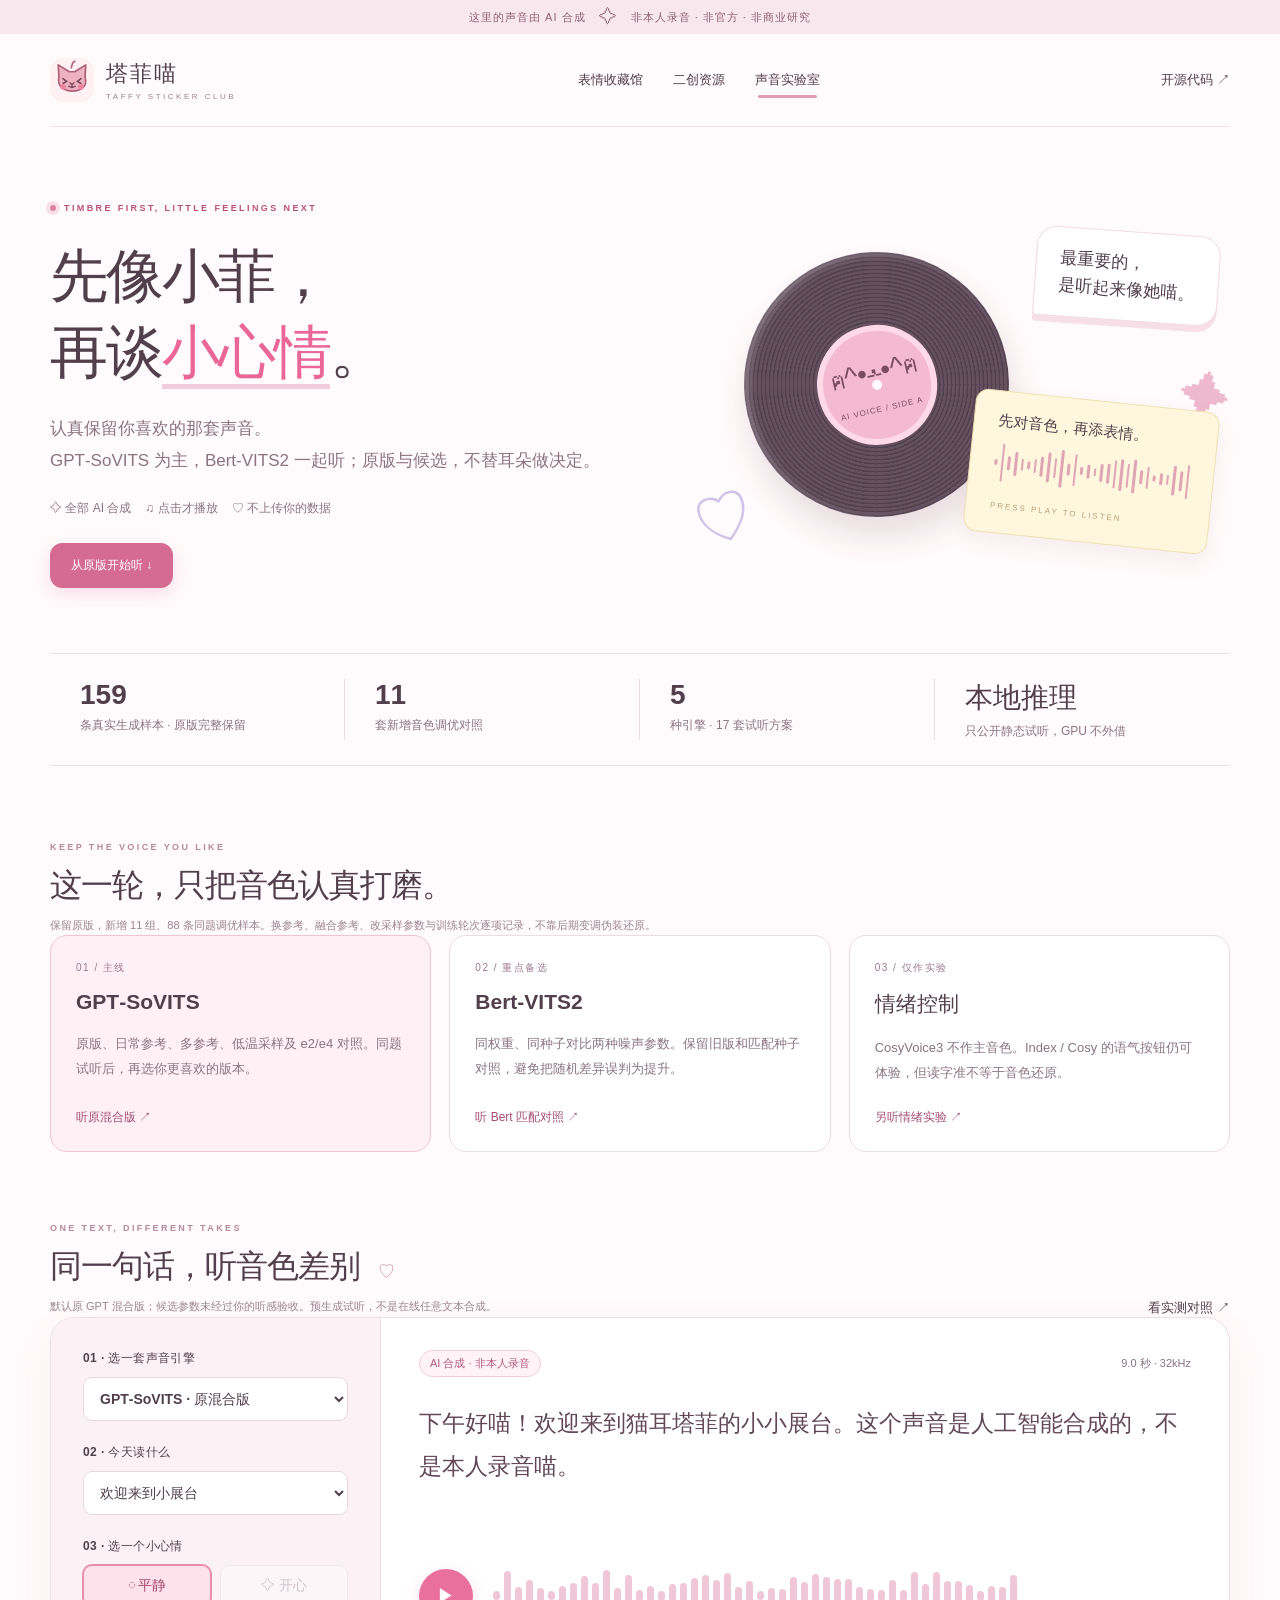
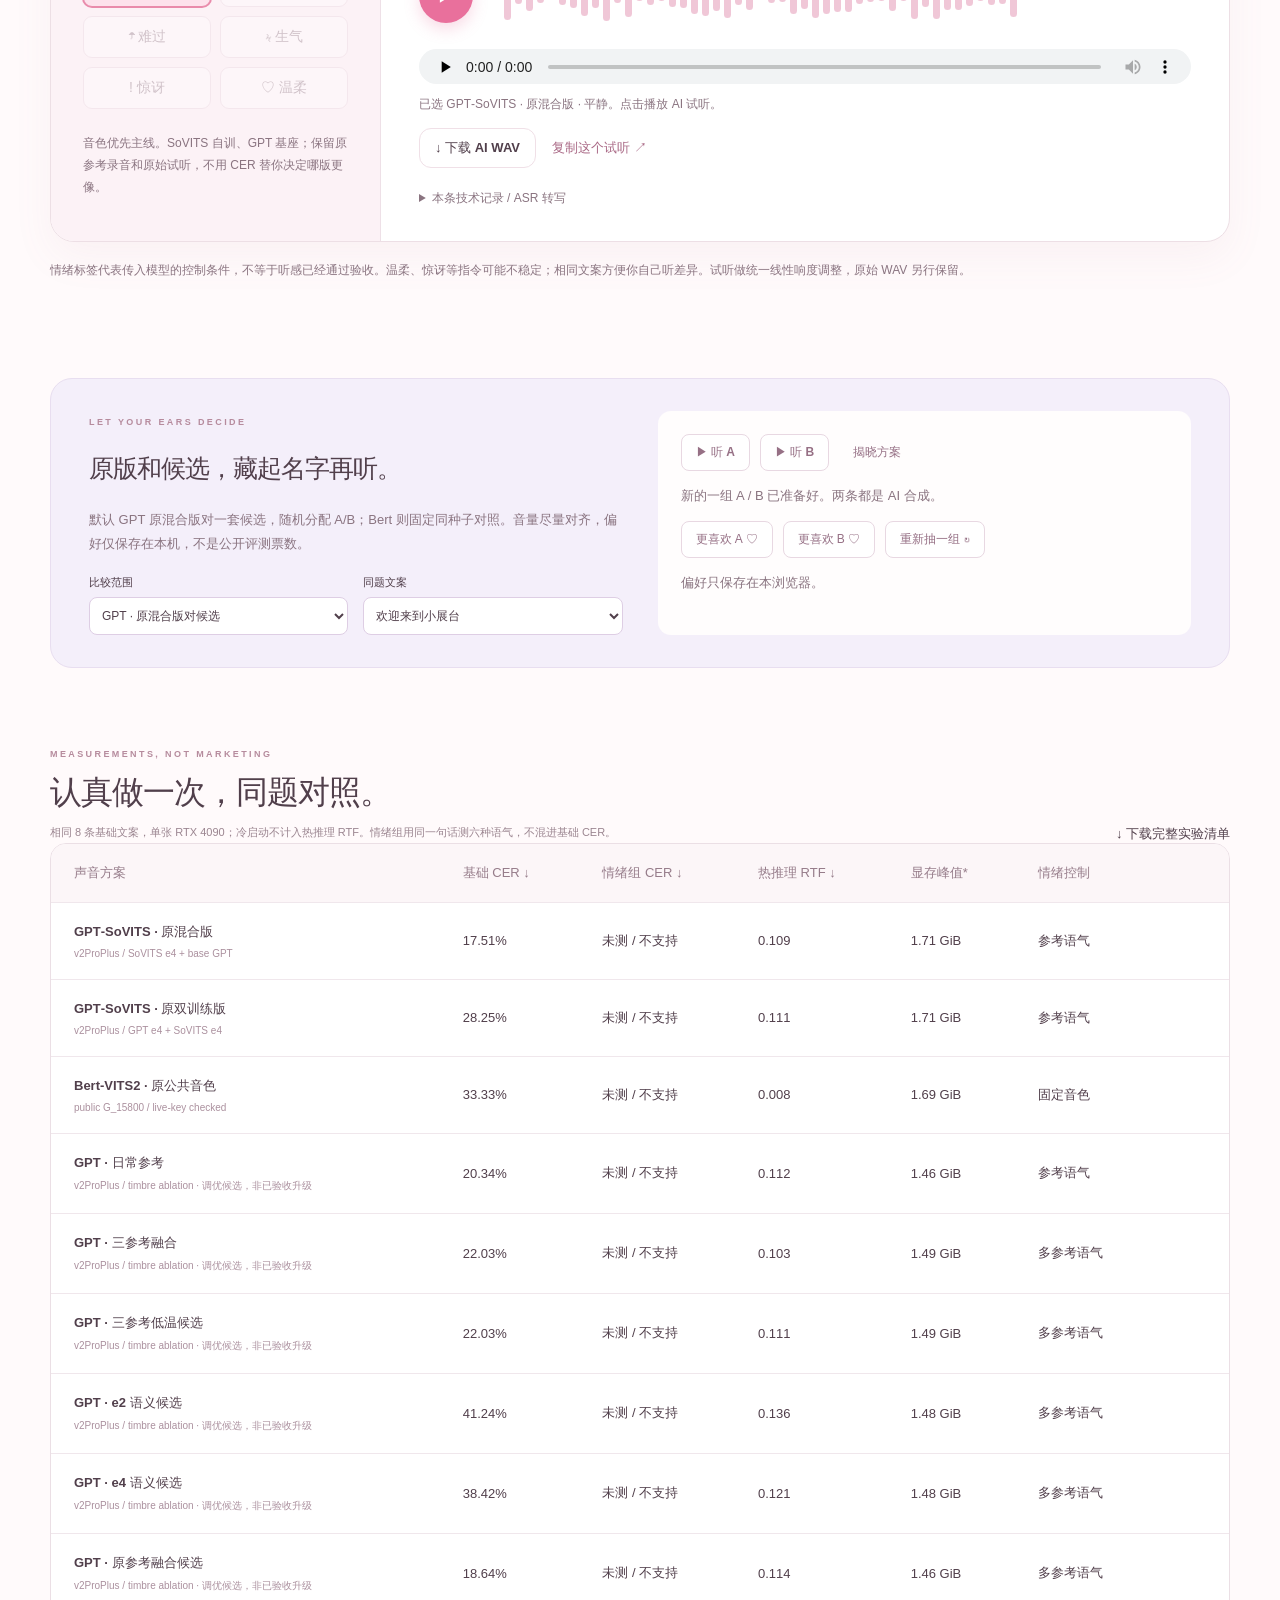
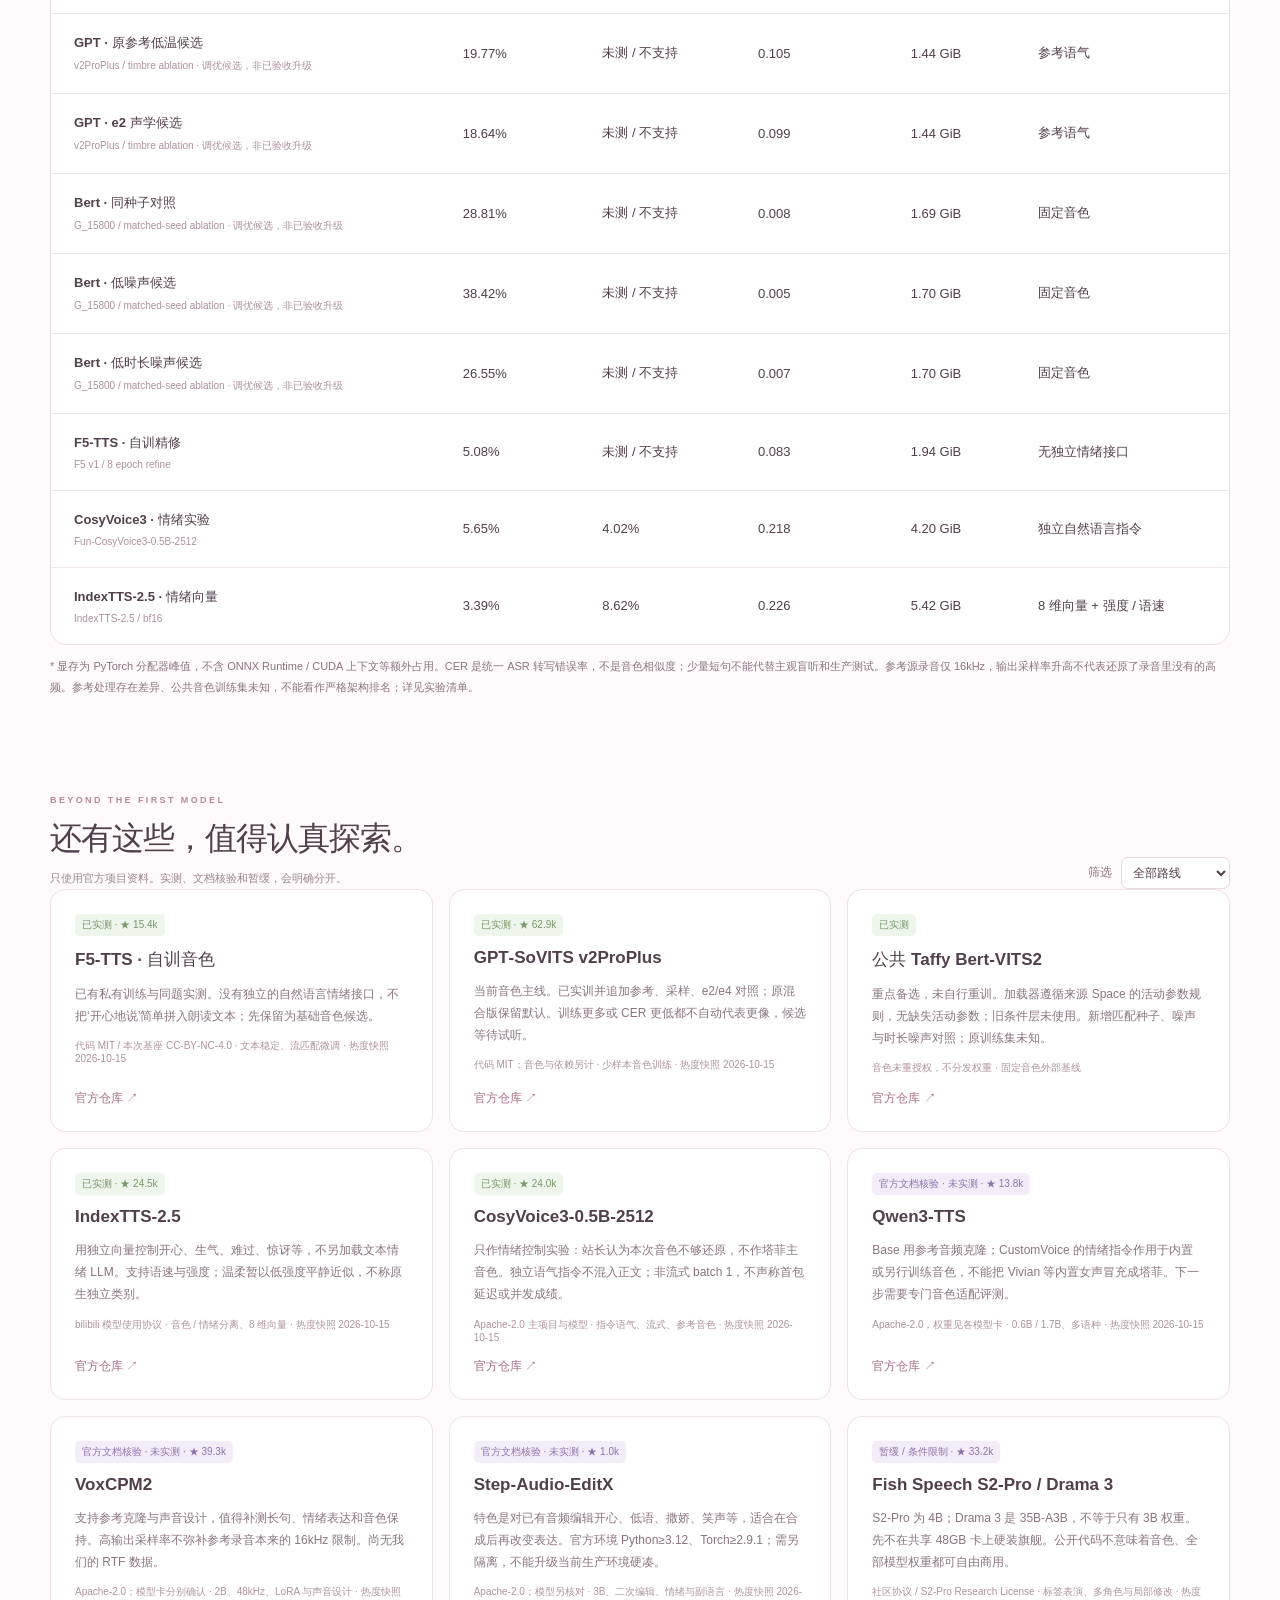
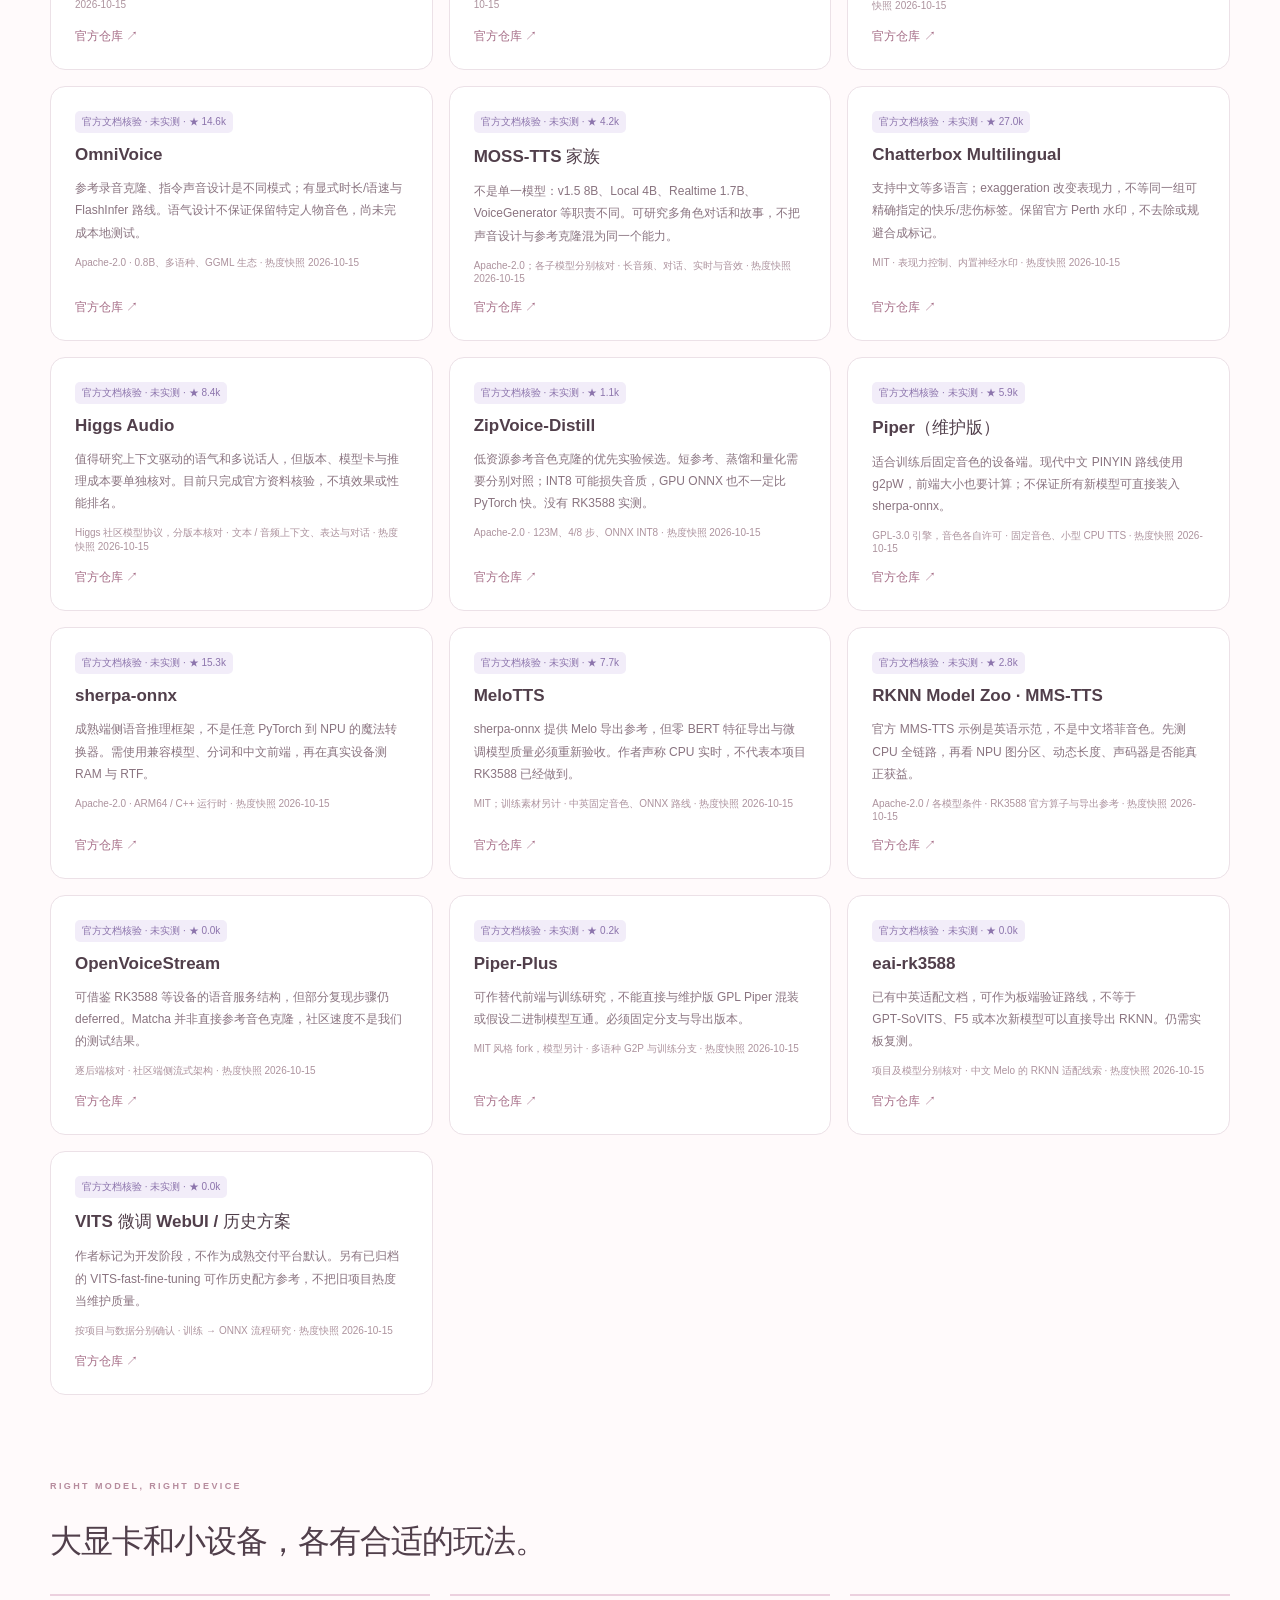
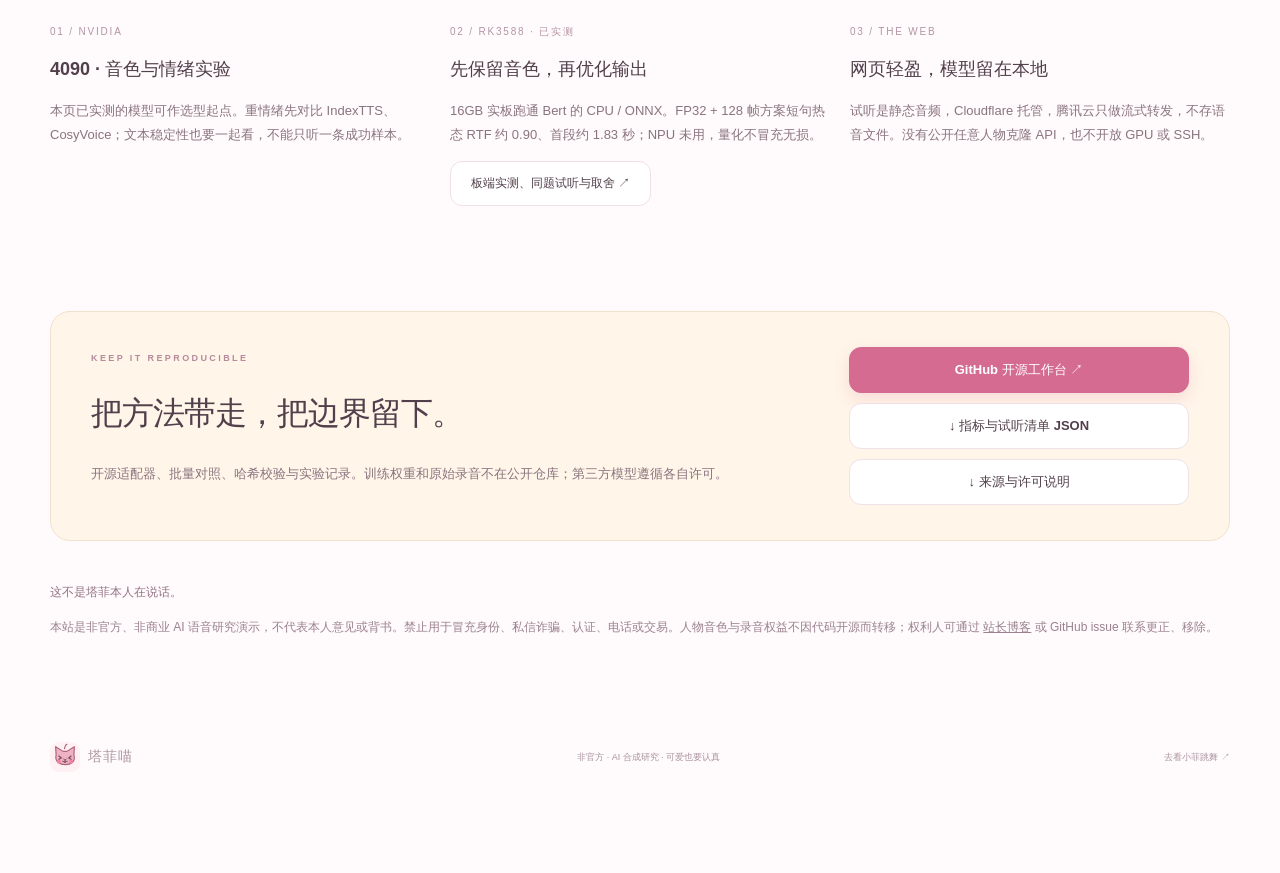
<file: web/voice/index.html>
<!doctype html>
<html lang="zh-CN">
<head>
  <meta charset="utf-8"><meta name="viewport" content="width=device-width,initial-scale=1">
  <meta name="theme-color" content="#fff8fa">
  <title>小菲的声音实验室 · 塔菲喵</title>
  <meta name="description" content="非官方 AI 语音研究试听：相同文字、不同模型与情绪，真实指标、模型来源、开源代码和硬件选型。">
  <link rel="icon" href="../favicon.svg"><link rel="stylesheet" href="../style.css?v=20261014-4">
  <link rel="stylesheet" href="./voice.css?v=2"><script type="module" src="./voice.js?v=2"></script>
  <link rel="stylesheet" href="./timbre.css?v=2">
</head>
<body>
  <div class="top-note">这里的声音由 AI 合成 <span>✧</span> 非本人录音 · 非官方 · 非商业研究</div>
  <header class="site-header wrap">
    <a class="brand" href="../"><img src="../favicon.svg" width="42" height="42" alt=""><span>塔菲喵<small>TAFFY STICKER CLUB</small></span></a>
    <nav aria-label="主导航"><a href="https://塔菲.com/#gallery">表情收藏馆</a><a href="https://塔菲.com/resources/">二创资源</a><a href="./" class="nav-active" aria-current="page">声音实验室</a></nav>
    <a class="repo-link" href="https://github.com/lizi-learn/taffy-voice-workbench" target="_blank" rel="noopener">开源代码 ↗</a>
  </header>
  <main>
    <section class="voice-hero wrap">
      <div><span class="eyebrow"><i></i> TIMBRE FIRST, LITTLE FEELINGS NEXT</span><h1>先像小菲，<br>再谈<span>小心情</span>。</h1><p>认真保留你喜欢的那套声音。<br>GPT‑SoVITS 为主，Bert‑VITS2 一起听；原版与候选，不替耳朵做决定。</p><div class="hero-flags"><span>✧ 全部 AI 合成</span><span>♫ 点击才播放</span><span>♡ 不上传你的数据</span></div><a href="#listen" class="button primary">从原版开始听 ↓</a></div>
      <div class="voice-art" aria-hidden="true"><span class="art-star">✦</span><span class="art-heart">♡</span><div class="sound-bubble">最重要的，<br>是听起来像她喵。</div><div class="vinyl"><div class="vinyl-label">ฅ^•ﻌ•^ฅ<small>AI VOICE / SIDE A</small></div></div><div class="wave-sticker"><b>先对音色，再添表情。</b><div class="wave-bars"></div><span>PRESS PLAY TO LISTEN</span></div></div>
    </section>
    <section class="lab-stats wrap" id="counts" aria-label="实验统计"><p>正在读取已验证的实验清单…</p></section>
    <section class="timbre-section wrap" id="timbre"><div class="section-heading"><div><span class="eyebrow muted">KEEP THE VOICE YOU LIKE</span><h2>这一轮，只把音色认真打磨。</h2><p>保留原版，新增 11 组、88 条同题调优样本。换参考、融合参考、改采样参数与训练轮次逐项记录，不靠后期变调伪装还原。</p></div></div><div class="timbre-grid"><article><span>01 / 主线</span><h3>GPT‑SoVITS</h3><p>原版、日常参考、多参考、低温采样及 e2/e4 对照。同题试听后，再选你更喜欢的版本。</p><a href="?engine=gsv&phrase=welcome&mood=neutral#listen">听原混合版 ↗</a></article><article><span>02 / 重点备选</span><h3>Bert‑VITS2</h3><p>同权重、同种子对比两种噪声参数。保留旧版和匹配种子对照，避免把随机差异误判为提升。</p><a href="?engine=bertcontrol&phrase=welcome&mood=neutral#listen">听 Bert 匹配对照 ↗</a></article><article><span>03 / 仅作实验</span><h3>情绪控制</h3><p>CosyVoice3 不作主音色。Index / Cosy 的语气按钮仍可体验，但读字准不等于音色还原。</p><a href="?engine=index&phrase=emotion&mood=happy#listen">另听情绪实验 ↗</a></article></div></section>
    <section class="listen-section wrap" id="listen">
      <div class="section-heading"><div><span class="eyebrow muted">ONE TEXT, DIFFERENT TAKES</span><h2>同一句话，听音色差别 <span>♡</span></h2><p>默认原 GPT 混合版；候选参数未经过你的听感验收。预生成试听，不是在线任意文本合成。</p></div><a href="#compare">看实测对照 ↗</a></div>
      <div class="studio">
        <div class="studio-controls"><label>01 · 选一套声音引擎<select id="engine" aria-label="声音引擎"></select></label><label>02 · 今天读什么<select id="phrase" aria-label="朗读文案"><option value="emotion">同一句话 · 情绪对照</option><option value="welcome">欢迎来到小展台</option><option value="actions">互动提示</option><option value="story">窗边的小猫</option><option value="numbers">喝水提醒</option></select></label><div><span class="control-label" id="moodLabel">03 · 选一个小心情</span><div id="moods" class="mood-grid" role="group" aria-labelledby="moodLabel"></div></div><label id="variantWrap" hidden>附加对照 · Index 开心语气<select id="variant" aria-label="情绪强度与语速对照"><option value="standard">标准强度 · 正常语速</option><option value="soft">轻一点 · 强度 0.4</option><option value="slow">慢一点 · 语速 0.8×</option><option value="fast">快一点 · 语速 1.25×</option></select></label><p class="control-note" id="engineNote"></p></div>
        <div class="studio-player"><div class="player-eyebrow"><span class="ai-pill">AI 合成 · 非本人录音</span><span id="sampleInfo"></span></div><blockquote id="spokenText">正在读取试听文案…</blockquote><div class="play-row"><button class="big-play" id="play" aria-label="播放 AI 试听" disabled>▶</button><div class="waveform" id="waveform" aria-hidden="true"></div></div><audio id="audio" controls preload="none" aria-label="AI 语音试听播放器"></audio><p id="playStatus" role="status" aria-live="polite">选择引擎和心情，然后播放。</p><div class="sample-actions"><a id="downloadAudio" class="button secondary" download>↓ 下载 AI WAV</a><button id="share" class="text-button">复制这个试听 ↗</button></div><details><summary>本条技术记录 / ASR 转写</summary><div id="sampleDetails"></div></details></div>
      </div>
      <p class="honest-note">情绪标签代表传入模型的控制条件，不等于听感已经通过验收。温柔、惊讶等指令可能不稳定；相同文案方便你自己听差异。试听做统一线性响度调整，原始 WAV 另行保留。</p>
    </section>
    <section class="blind-section wrap" id="blind"><div><span class="eyebrow muted">LET YOUR EARS DECIDE</span><h2>原版和候选，藏起名字再听。</h2><p>默认 GPT 原混合版对一套候选，随机分配 A/B；Bert 则固定同种子对照。音量尽量对齐，偏好仅保存在本机，不是公开评测票数。</p><div class="blind-filters"><label>比较范围<select id="blindScope"><option value="gsv">GPT · 原混合版对候选</option><option value="bert">Bert · 匹配对照对候选</option><option value="all">跨引擎自由对照</option></select></label><label>同题文案<select id="blindPhrase"><option value="welcome">欢迎来到小展台</option><option value="story">窗边的小猫</option><option value="actions">互动提示</option><option value="numbers">喝水提醒</option></select></label></div></div><div class="blind-panel"><div class="blind-actions"><button id="blindA" class="button secondary">▶ 听 A</button><button id="blindB" class="button secondary">▶ 听 B</button><button id="reveal" class="text-button">揭晓方案</button></div><audio id="blindAudio" controls preload="none" aria-label="A/B AI 合成试听播放器"></audio><p id="blindResult" role="status">点击 A 或 B 开始。音量差异已尽量对齐。</p><div class="blind-actions"><button data-vote="A">更喜欢 A ♡</button><button data-vote="B">更喜欢 B ♡</button><button id="reshuffle">重新抽一组 ↻</button></div><p id="voteStatus" class="small-note"></p></div></section>
    <section class="compare-section wrap" id="compare"><div class="section-heading"><div><span class="eyebrow muted">MEASUREMENTS, NOT MARKETING</span><h2>认真做一次，同题对照。</h2><p>相同 8 条基础文案，单张 RTX 4090；冷启动不计入热推理 RTF。情绪组用同一句话测六种语气，不混进基础 CER。</p></div><a href="./catalog.json" download="taffy-AI-voice-results.json">↓ 下载完整实验清单</a></div><div class="table-scroll"><table><caption class="sr-only">模型基础文案实测结果</caption><thead><tr><th>声音方案</th><th>基础 CER ↓</th><th>情绪组 CER ↓</th><th>热推理 RTF ↓</th><th>显存峰值*</th><th>情绪控制</th></tr></thead><tbody id="measurements"></tbody></table></div><p class="small-note">* 显存为 PyTorch 分配器峰值，不含 ONNX Runtime / CUDA 上下文等额外占用。CER 是统一 ASR 转写错误率，不是音色相似度；少量短句不能代替主观盲听和生产测试。参考源录音仅 16kHz，输出采样率升高不代表还原了录音里没有的高频。参考处理存在差异、公共音色训练集未知，不能看作严格架构排名；详见实验清单。</p></section>
    <section class="research-section wrap" id="research"><div class="section-heading"><div><span class="eyebrow muted">BEYOND THE FIRST MODEL</span><h2>还有这些，值得认真探索。</h2><p>只使用官方项目资料。实测、文档核验和暂缓，会明确分开。</p></div><label class="research-filter">筛选<select id="researchFilter"><option value="all">全部路线</option><option value="measured">已实测</option><option value="emotion">情绪 / 表演</option><option value="edge">低资源 / ARM</option></select></label></div><div class="research-grid" id="researchCards"></div></section>
    <section class="hardware-section wrap"><span class="eyebrow muted">RIGHT MODEL, RIGHT DEVICE</span><h2>大显卡和小设备，各有合适的玩法。</h2><div class="hardware-grid"><article><span>01 / NVIDIA</span><h3>4090 · 音色与情绪实验</h3><p>本页已实测的模型可作选型起点。重情绪先对比 IndexTTS、CosyVoice；文本稳定性也要一起看，不能只听一条成功样本。</p></article><article><span>02 / RK3588 · 已实测</span><h3>先保留音色，再优化输出</h3><p>16GB 实板跑通 Bert 的 CPU / ONNX。FP32 + 128 帧方案短句热态 RTF 约 0.90、首段约 1.83 秒；NPU 未用，量化不冒充无损。</p><a class="button secondary" href="./edge/">板端实测、同题试听与取舍 ↗</a></article><article><span>03 / THE WEB</span><h3>网页轻盈，模型留在本地</h3><p>试听是静态音频，Cloudflare 托管，腾讯云只做流式转发，不存语音文件。没有公开任意人物克隆 API，也不开放 GPU 或 SSH。</p></article></div></section>
    <section class="download-section wrap" id="resources"><div><span class="eyebrow muted">KEEP IT REPRODUCIBLE</span><h2>把方法带走，把边界留下。</h2><p>开源适配器、批量对照、哈希校验与实验记录。训练权重和原始录音不在公开仓库；第三方模型遵循各自许可。</p></div><div class="download-links"><a class="button primary" href="https://github.com/lizi-learn/taffy-voice-workbench" target="_blank" rel="noopener">GitHub 开源工作台 ↗</a><a class="button secondary" href="./catalog.json" download>↓ 指标与试听清单 JSON</a><a class="button secondary" href="./licenses.txt" download>↓ 来源与许可说明</a></div></section>
    <section class="voice-disclaimer wrap"><strong>这不是塔菲本人在说话。</strong><p>本站是非官方、非商业 AI 语音研究演示，不代表本人意见或背书。禁止用于冒充身份、私信诈骗、认证、电话或交易。人物音色与录音权益不因代码开源而转移；权利人可通过 <a href="https://blog.bismih.cn/" target="_blank" rel="noopener">站长博客</a> 或 GitHub issue 联系更正、移除。</p></section>
  </main>
  <footer class="wrap"><a class="brand footer-brand" href="../"><img src="../favicon.svg" alt="" width="30" height="30"><span>塔菲喵</span></a><p>非官方 · AI 合成研究 · 可爱也要认真</p><a href="https://塔菲.com/resources/nekomimi-taffy/#showcase">去看小菲跳舞 ↗</a></footer>
</body>
</html>
</file>
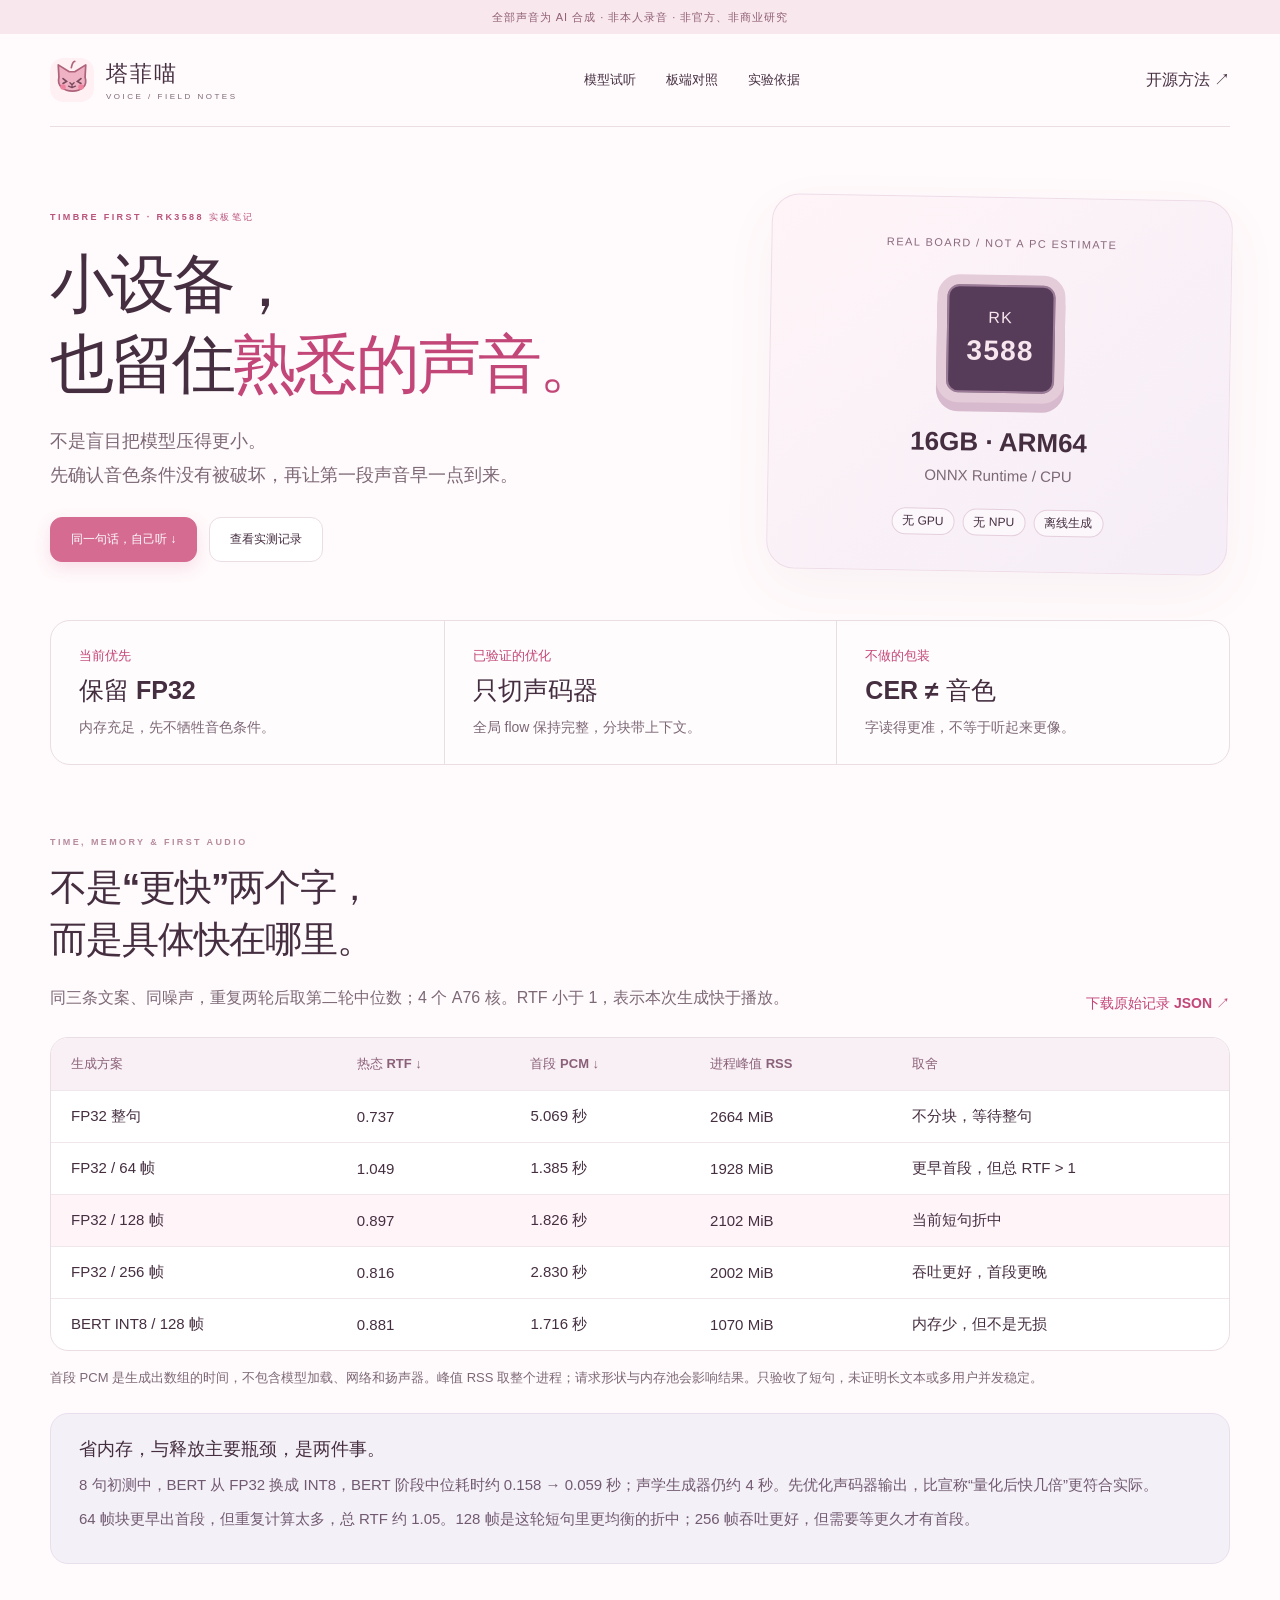
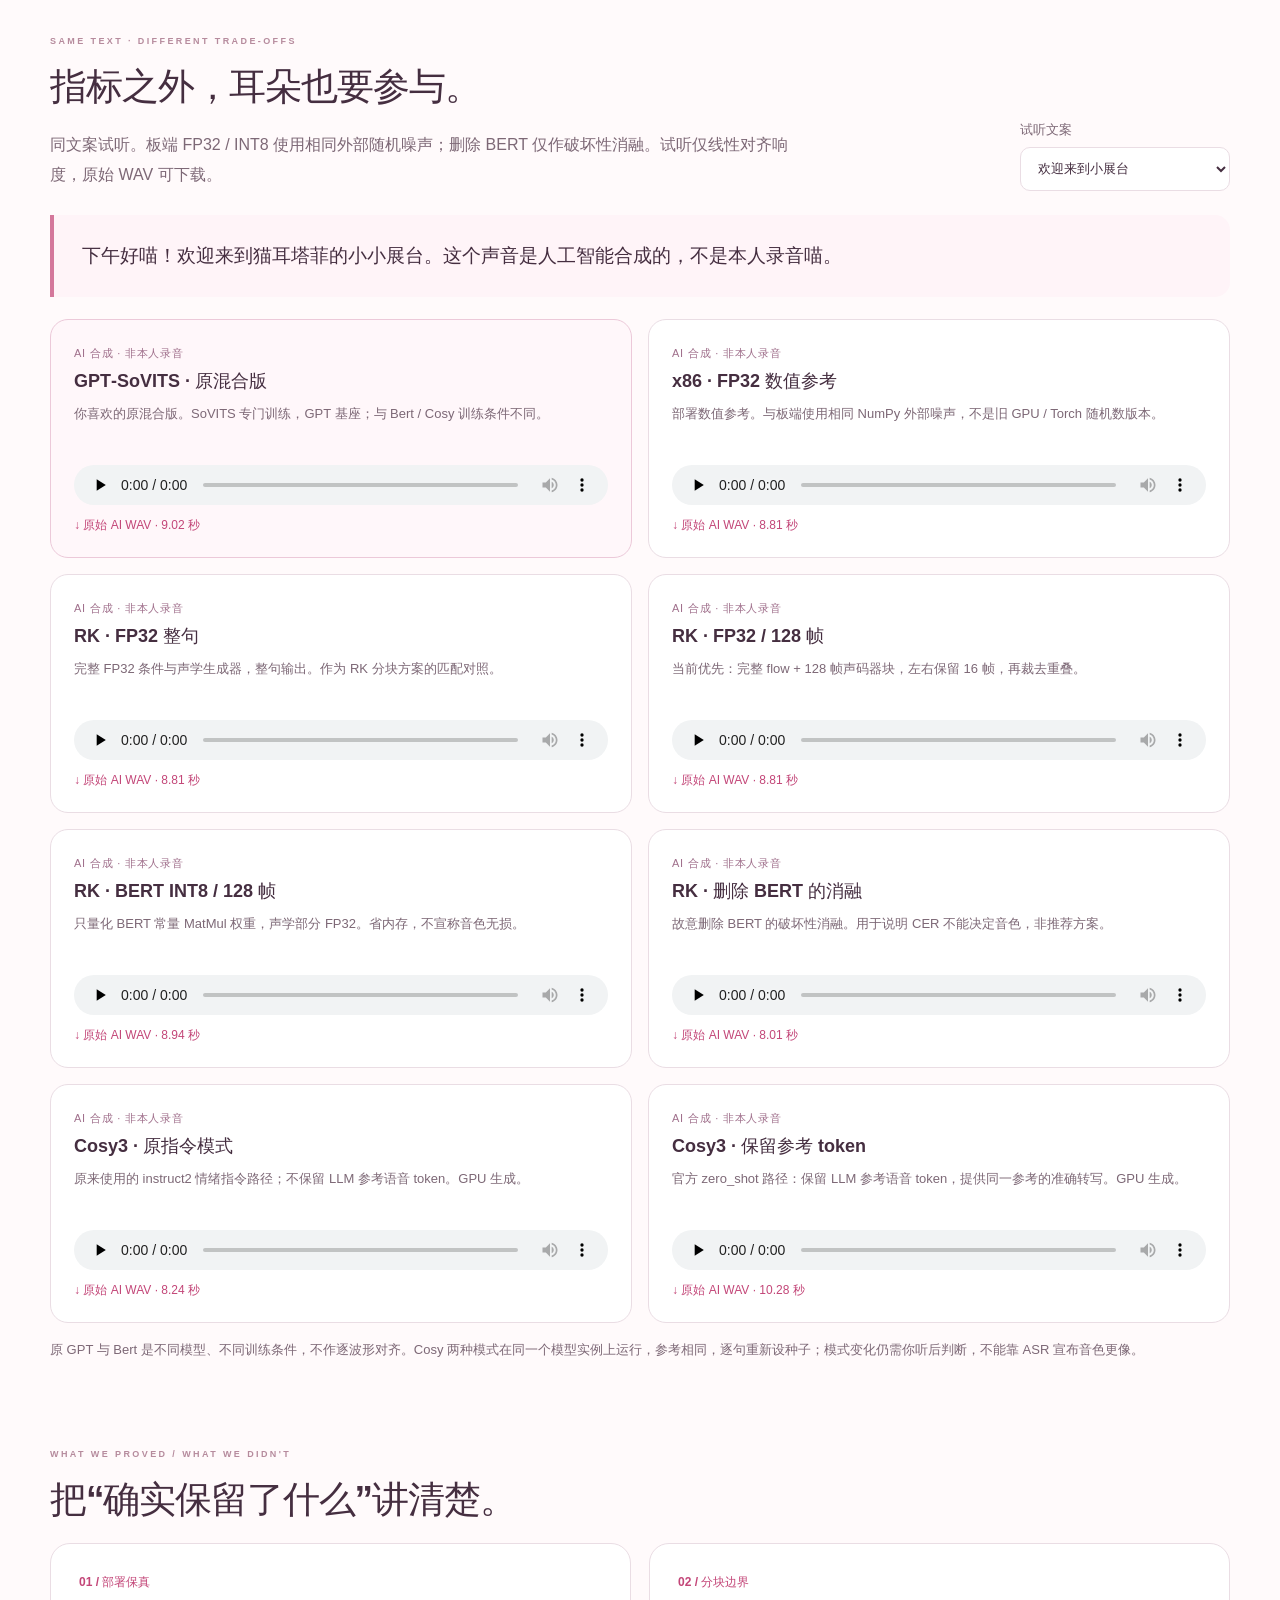
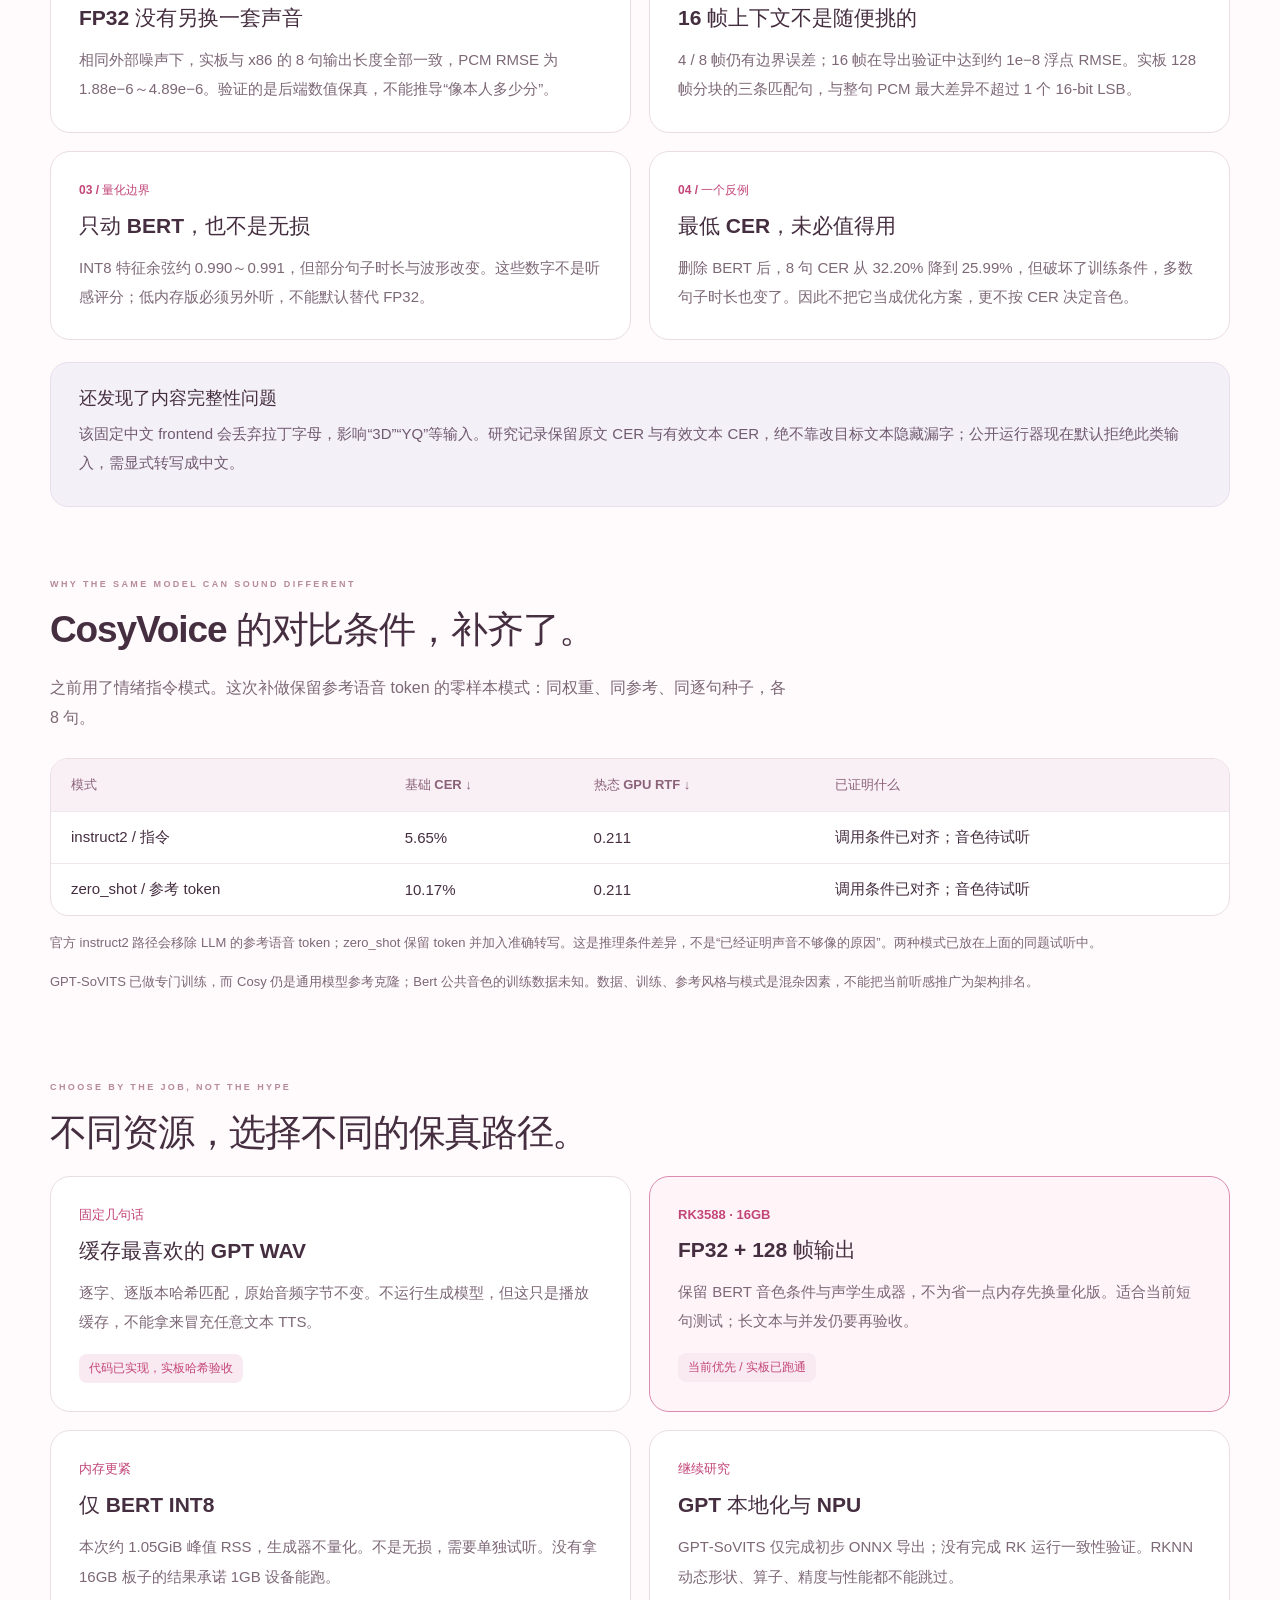
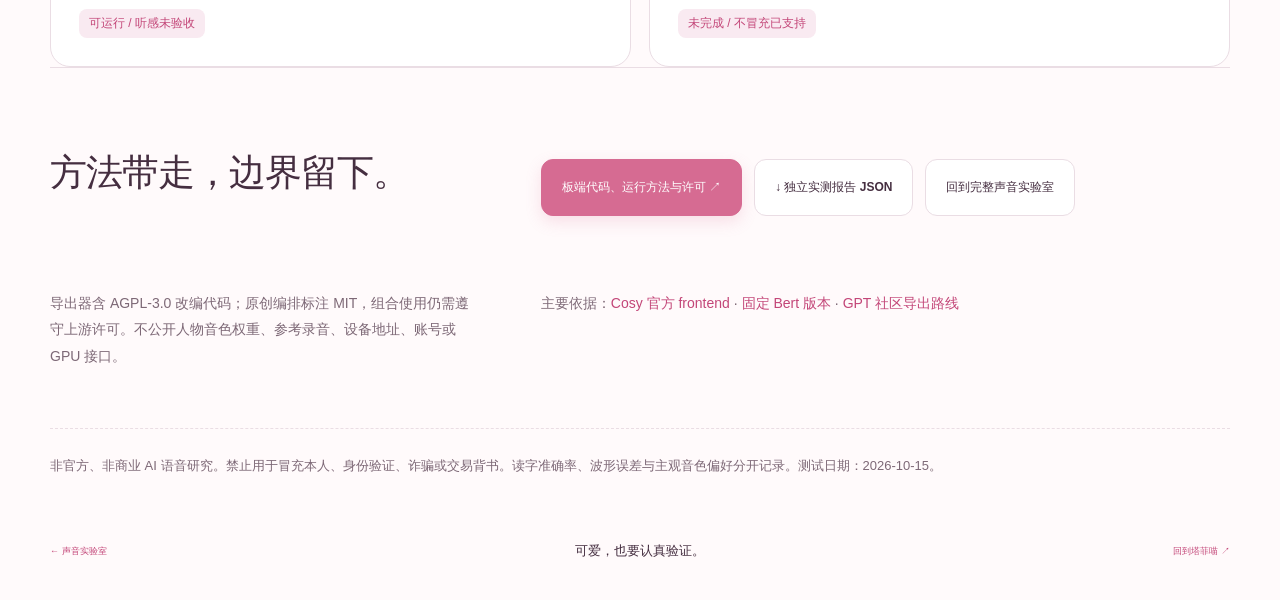
<file: web/voice/edge/index.html>
<!doctype html>
<html lang="zh-CN">
<head>
  <meta charset="utf-8"><meta name="viewport" content="width=device-width,initial-scale=1">
  <title>小设备，也留住熟悉的声音 · 塔菲喵</title>
  <meta name="description" content="RK3588 实板 CPU 语音研究：FP32 保真、BERT 量化、声码器分块、同题试听与可复核记录。">
  <link rel="icon" href="../../favicon.svg"><link rel="stylesheet" href="../../style.css?v=20261014-4">
  <link rel="stylesheet" href="./edge.css?v=1"><script type="module" src="./edge.js?v=1"></script>
</head>
<body>
  <div class="top-note">全部声音为 AI 合成 · 非本人录音 · 非官方、非商业研究</div>
  <header class="site-header wrap"><a class="brand" href="https://塔菲.com/"><img src="../../favicon.svg" width="42" height="42" alt=""><span>塔菲喵<small>VOICE / FIELD NOTES</small></span></a><nav aria-label="研究导航"><a href="../">模型试听</a><a href="#listen">板端对照</a><a href="#evidence">实验依据</a></nav><a class="repo-link" href="https://github.com/lizi-learn/taffy-voice-workbench/tree/main/edge" target="_blank" rel="noopener">开源方法 ↗</a></header>
  <main class="wrap edge-main">
    <section class="edge-hero"><div><span class="eyebrow">TIMBRE FIRST · RK3588 实板笔记</span><h1>小设备，<br>也留住<span>熟悉的声音。</span></h1><p>不是盲目把模型压得更小。<br>先确认音色条件没有被破坏，再让第一段声音早一点到来。</p><div class="hero-actions"><a href="#listen" class="button primary">同一句话，自己听 ↓</a><a href="#results" class="button secondary">查看实测记录</a></div></div><aside class="board-card"><span class="board-tag">REAL BOARD / NOT A PC ESTIMATE</span><div class="board-chip"><span>RK<br><b>3588</b></span></div><h2>16GB · ARM64</h2><p>ONNX Runtime / CPU</p><div class="chip-flags"><span>无 GPU</span><span>无 NPU</span><span>离线生成</span></div></aside></section>
    <section class="finding-strip" aria-label="研究结论"><article><span>当前优先</span><h2>保留 FP32</h2><p>内存充足，先不牺牲音色条件。</p></article><article><span>已验证的优化</span><h2>只切声码器</h2><p>全局 flow 保持完整，分块带上下文。</p></article><article><span>不做的包装</span><h2>CER ≠ 音色</h2><p>字读得更准，不等于听起来更像。</p></article></section>
    <section class="edge-section" id="results"><div class="section-heading"><div><span class="eyebrow muted">TIME, MEMORY & FIRST AUDIO</span><h2>不是“更快”两个字，<br>而是具体快在哪里。</h2><p>同三条文案、同噪声，重复两轮后取第二轮中位数；4 个 A76 核。RTF 小于 1，表示本次生成快于播放。</p></div><a href="./report.json" download>下载原始记录 JSON ↗</a></div><div class="metric-table"><table><thead><tr><th>生成方案</th><th>热态 RTF ↓</th><th>首段 PCM ↓</th><th>进程峰值 RSS</th><th>取舍</th></tr></thead><tbody id="performance"><tr><td colspan="5">读取实测记录…</td></tr></tbody></table></div><p class="edge-note">首段 PCM 是生成出数组的时间，不包含模型加载、网络和扬声器。峰值 RSS 取整个进程；请求形状与内存池会影响结果。只验收了短句，未证明长文本或多用户并发稳定。</p><div class="bottleneck"><h3>省内存，与释放主要瓶颈，是两件事。</h3><p>8 句初测中，BERT 从 FP32 换成 INT8，BERT 阶段中位耗时约 0.158 → 0.059 秒；声学生成器仍约 4 秒。先优化声码器输出，比宣称“量化后快几倍”更符合实际。</p><p>64 帧块更早出首段，但重复计算太多，总 RTF 约 1.05。128 帧是这轮短句里更均衡的折中；256 帧吞吐更好，但需要等更久才有首段。</p></div></section>
    <section class="edge-section" id="listen"><div class="section-heading"><div><span class="eyebrow muted">SAME TEXT · DIFFERENT TRADE-OFFS</span><h2>指标之外，耳朵也要参与。</h2><p>同文案试听。板端 FP32 / INT8 使用相同外部随机噪声；删除 BERT 仅作破坏性消融。试听仅线性对齐响度，原始 WAV 可下载。</p></div><label class="phrase-label">试听文案<select id="edgePhrase"><option value="welcome">欢迎来到小展台</option><option value="story">窗边的小猫</option><option value="numbers">喝水提醒</option></select></label></div><blockquote id="edgeText"></blockquote><div id="edgePlayers" class="edge-players" aria-live="polite"></div><p class="edge-note">原 GPT 与 Bert 是不同模型、不同训练条件，不作逐波形对齐。Cosy 两种模式在同一个模型实例上运行，参考相同，逐句重新设种子；模式变化仍需你听后判断，不能靠 ASR 宣布音色更像。</p></section>
    <section class="edge-section" id="evidence"><span class="eyebrow muted">WHAT WE PROVED / WHAT WE DIDN'T</span><h2>把“确实保留了什么”讲清楚。</h2><div class="evidence-grid"><article><b>01 / 部署保真</b><h3>FP32 没有另换一套声音</h3><p>相同外部噪声下，实板与 x86 的 8 句输出长度全部一致，PCM RMSE 为 1.88e−6～4.89e−6。验证的是后端数值保真，不能推导“像本人多少分”。</p></article><article><b>02 / 分块边界</b><h3>16 帧上下文不是随便挑的</h3><p>4 / 8 帧仍有边界误差；16 帧在导出验证中达到约 1e−8 浮点 RMSE。实板 128 帧分块的三条匹配句，与整句 PCM 最大差异不超过 1 个 16-bit LSB。</p></article><article><b>03 / 量化边界</b><h3>只动 BERT，也不是无损</h3><p>INT8 特征余弦约 0.990～0.991，但部分句子时长与波形改变。这些数字不是听感评分；低内存版必须另外听，不能默认替代 FP32。</p></article><article><b>04 / 一个反例</b><h3>最低 CER，未必值得用</h3><p>删除 BERT 后，8 句 CER 从 32.20% 降到 25.99%，但破坏了训练条件，多数句子时长也变了。因此不把它当成优化方案，更不按 CER 决定音色。</p></article></div><div class="research-caveat"><h3>还发现了内容完整性问题</h3><p>该固定中文 frontend 会丢弃拉丁字母，影响“3D”“YQ”等输入。研究记录保留原文 CER 与有效文本 CER，绝不靠改目标文本隐藏漏字；公开运行器现在默认拒绝此类输入，需显式转写成中文。</p></div></section>
    <section class="edge-section"><div class="section-heading"><div><span class="eyebrow muted">WHY THE SAME MODEL CAN SOUND DIFFERENT</span><h2>CosyVoice 的对比条件，补齐了。</h2><p>之前用了情绪指令模式。这次补做保留参考语音 token 的零样本模式：同权重、同参考、同逐句种子，各 8 句。</p></div></div><div class="metric-table"><table><thead><tr><th>模式</th><th>基础 CER ↓</th><th>热态 GPU RTF ↓</th><th>已证明什么</th></tr></thead><tbody id="cosyModes"></tbody></table></div><p class="edge-note">官方 instruct2 路径会移除 LLM 的参考语音 token；zero_shot 保留 token 并加入准确转写。这是推理条件差异，不是“已经证明声音不够像的原因”。两种模式已放在上面的同题试听中。</p><p class="edge-note">GPT‑SoVITS 已做专门训练，而 Cosy 仍是通用模型参考克隆；Bert 公共音色的训练数据未知。数据、训练、参考风格与模式是混杂因素，不能把当前听感推广为架构排名。</p></section>
    <section class="edge-section"><span class="eyebrow muted">CHOOSE BY THE JOB, NOT THE HYPE</span><h2>不同资源，选择不同的保真路径。</h2><div class="budget-grid"><article><span>固定几句话</span><h3>缓存最喜欢的 GPT WAV</h3><p>逐字、逐版本哈希匹配，原始音频字节不变。不运行生成模型，但这只是播放缓存，不能拿来冒充任意文本 TTS。</p><em>代码已实现，实板哈希验收</em></article><article class="recommended"><span>RK3588 · 16GB</span><h3>FP32 + 128 帧输出</h3><p>保留 BERT 音色条件与声学生成器，不为省一点内存先换量化版。适合当前短句测试；长文本与并发仍要再验收。</p><em>当前优先 / 实板已跑通</em></article><article><span>内存更紧</span><h3>仅 BERT INT8</h3><p>本次约 1.05GiB 峰值 RSS，生成器不量化。不是无损，需要单独试听。没有拿 16GB 板子的结果承诺 1GB 设备能跑。</p><em>可运行 / 听感未验收</em></article><article><span>继续研究</span><h3>GPT 本地化与 NPU</h3><p>GPT‑SoVITS 仅完成初步 ONNX 导出；没有完成 RK 运行一致性验证。RKNN 动态形状、算子、精度与性能都不能跳过。</p><em>未完成 / 不冒充已支持</em></article></div></section>
    <section class="edge-section sources"><h2>方法带走，边界留下。</h2><div class="hero-actions"><a class="button primary" href="https://github.com/lizi-learn/taffy-voice-workbench/tree/main/edge" target="_blank" rel="noopener">板端代码、运行方法与许可 ↗</a><a class="button secondary" href="./report.json" download>↓ 独立实测报告 JSON</a><a class="button secondary" href="../">回到完整声音实验室</a></div><p>导出器含 AGPL‑3.0 改编代码；原创编排标注 MIT，组合使用仍需遵守上游许可。不公开人物音色权重、参考录音、设备地址、账号或 GPU 接口。</p><p>主要依据：<a href="https://github.com/FunAudioLLM/CosyVoice/blob/074ca6dc9e80a2f424f1f74b48bdd7d3fea531cc/cosyvoice/cli/frontend.py" target="_blank" rel="noopener">Cosy 官方 frontend</a> · <a href="https://huggingface.co/spaces/songdaooi/Taffy-Bert-VITS2/tree/8d3a82bc3a94242cf91cee4f32902f13357653e9" target="_blank" rel="noopener">固定 Bert 版本</a> · <a href="https://github.com/bailu-obj/gpt-sovits-onnx-rs/tree/204ae4abcd218113aad86f6f9a66bdba92adcfd7" target="_blank" rel="noopener">GPT 社区导出路线</a></p></section>
    <p class="final-note">非官方、非商业 AI 语音研究。禁止用于冒充本人、身份验证、诈骗或交易背书。读字准确率、波形误差与主观音色偏好分开记录。测试日期：2026-10-15。</p>
  </main><footer class="wrap"><a href="../">← 声音实验室</a><span>可爱，也要认真验证。</span><a href="https://塔菲.com/">回到塔菲喵 ↗</a></footer>
</body>
</html>
</file>
<file: web/style.css>
:root{--paper:#fffafb;--ink:#58444f;--muted:#9b8590;--pink:#d66b92;--deep:#ba537c;--line:#f0e0e7;--soft:#fff0f5;--cream:#fcf4df;--white:#fff;--shadow:0 10px 28px #b47b9220;font-family:'Noto Sans SC',-apple-system,BlinkMacSystemFont,'Segoe UI',sans-serif;color:var(--ink);background:var(--paper);font-synthesis:none}
*{box-sizing:border-box}html{scroll-behavior:smooth;scroll-padding-top:35px}body{margin:0}button,input,select{font:inherit}button,a,input,select{-webkit-tap-highlight-color:transparent}button{cursor:pointer}a{color:inherit;text-decoration:none}button{color:inherit}button:disabled{cursor:wait;opacity:.65}button:focus-visible,a:focus-visible,input:focus-visible,select:focus-visible{outline:3px solid #d99bb7;outline-offset:4px}[hidden]{display:none!important}.wrap{width:min(1180px,calc(100% - 72px));margin-inline:auto}.top-note{height:34px;text-align:center;background:#f8e7ed;color:#916175;font-size:11px;letter-spacing:1px;display:flex;gap:13px;justify-content:center;align-items:center}.top-note span{font-size:18px}.site-header{display:flex;align-items:center;justify-content:space-between;padding:24px 0;border-bottom:1px solid var(--line);gap:24px}.brand{display:flex;gap:12px;align-items:center;font-size:22px;font-weight:800;letter-spacing:2px}.brand img{width:44px;height:44px}.brand small{font-size:8px;letter-spacing:2.5px;display:block;font-weight:500;color:var(--muted);margin-top:3px}.site-header nav{display:flex;align-items:center;gap:30px;font-size:13px;font-weight:500}.site-header nav a,.site-header nav button{position:relative;border:0;background:none;padding:9px 0}.nav-active:after{content:'';position:absolute;left:3px;right:3px;height:3px;background:#df9cb4;bottom:0;border-radius:4px}.site-header nav button span{background:#f7e4ed;border-radius:20px;font-size:10px;padding:2px 6px;margin-left:3px;color:var(--deep)}.music-header{border:1px solid var(--line);border-radius:24px;background:#fff;padding:10px 16px;color:var(--deep);font-size:12px;display:flex;gap:8px;align-items:center}.hero{display:grid;grid-template-columns:1.04fr 1fr;align-items:center;min-height:475px;gap:35px;padding:49px 0 41px}.eyebrow{display:inline-flex;gap:8px;align-items:center;font-size:9px;letter-spacing:2.4px;color:var(--deep);font-weight:700}.eyebrow i{width:6px;height:6px;background:#dc829f;border-radius:50%;box-shadow:0 0 0 4px #f7e0e9}.hero h1{font-size:43px;line-height:1.65;margin:20px 0 13px;font-weight:800;letter-spacing:1px}.cute-word{position:relative;display:inline-block}.cute-word svg{position:absolute;width:100%;height:15px;bottom:6px;left:0;fill:none;stroke:#d686a3;stroke-width:3;stroke-linecap:round}.pink-word{color:var(--pink)}.hero-copy>p{font-size:13px;color:#9b858f;line-height:2.2;margin:0 0 25px}.hero-actions{display:flex;gap:12px;flex-wrap:wrap}.button{display:inline-flex;align-items:center;justify-content:center;gap:12px;border-radius:12px;font-size:12px;font-weight:600;border:1px solid var(--line);padding:13px 20px;transition:transform .18s,box-shadow .18s,background .18s}.button:hover{transform:translateY(-2px);box-shadow:var(--shadow)}.button.primary{color:#fff;background:var(--pink);border-color:var(--pink);box-shadow:0 6px 16px #d66b922e}.button.primary:hover{background:var(--deep)}.button.secondary{background:#fff}.hero-counts{display:flex;gap:25px;margin-top:27px;color:var(--muted);font-size:10px}.hero-counts span+span{border-left:1px solid var(--line);padding-left:25px}.hero-counts strong{font-size:18px;font-weight:700;letter-spacing:.5px;color:var(--ink);margin-right:4px}.hero-art{position:relative;height:360px;isolation:isolate}.pink-planet{position:absolute;width:340px;height:310px;border-radius:48% 52% 46% 54%;background:radial-gradient(ellipse at 37% 26%,#fde7ee,#f5cfdc);top:22px;left:80px;transform:rotate(-12deg);z-index:-1}.pink-planet:after{content:'';position:absolute;inset:13px;border-radius:50%;border:1px dashed #fff9}.hero-sticker{position:absolute;background:white;border:1px solid #e7d6de;border-radius:10px;box-shadow:0 16px 22px #91647a26;display:flex;flex-direction:column;align-items:center;justify-content:center}.hero-sticker img{object-fit:contain;width:100%;height:100%;padding:10px;min-height:0}.sticker-a{left:92px;top:16px;width:232px;height:274px;transform:rotate(-8deg);padding:15px 15px 30px;z-index:3}.sticker-a img{padding:0;max-height:215px}.hand-note{position:absolute;bottom:12px;font-size:11px;letter-spacing:3px;color:#c17b96}.tape{position:absolute;top:-10px;left:69px;transform:rotate(-3deg);width:91px;height:26px;background:#f6dfafcc;clip-path:polygon(3% 1%,96% 0,100% 12%,96% 24%,100% 38%,97% 50%,100% 64%,96% 77%,99% 90%,95% 100%,4% 100%,0 86%,4% 75%,1% 61%,4% 45%,0 29%,4% 14%);z-index:5}.sticker-b{right:4px;top:124px;width:155px;height:166px;transform:rotate(10deg);z-index:4;padding:6px 4px 18px;background:#fffaf0}.sticker-b span{position:absolute;bottom:4px;font-size:11px;color:#a48660}.sticker-c{left:17px;bottom:5px;width:134px;height:145px;transform:rotate(10deg);z-index:4;border-radius:40% 40% 12px 12px;background:#fffaf4;padding:10px}.speech{position:absolute;right:2px;top:17px;border:1.5px solid #b88099;background:#fffafcf0;border-radius:16px;padding:12px 22px;font-size:13px;line-height:1.7;transform:rotate(4deg);z-index:5}.speech:after{content:'';position:absolute;bottom:-8px;left:25px;width:12px;height:12px;border-right:1.5px solid #b88099;border-bottom:1.5px solid #b88099;transform:rotate(45deg);background:#fffafb}.speech span{color:var(--pink);font-size:21px;position:absolute;right:9px;bottom:6px}.doodle{position:absolute;color:#c585a1;z-index:6}.star-one{top:1px;left:30px;font-size:52px;transform:rotate(-15deg)}.star-two{right:21px;bottom:25px;font-size:38px;color:#ddb383}.heart-one{left:50px;top:127px;font-size:36px;transform:rotate(-16deg)}.bottom-paw{left:198px;bottom:9px;font-size:31px;color:#d79ab2}.mini-note{position:absolute;bottom:9px;right:62px;font-size:10px;color:#a68495;transform:rotate(-8deg);letter-spacing:2px}.ticker{overflow:hidden;background:#f8e6ed;border-block:1px solid #f0dce5;height:40px;display:flex;align-items:center;transform:rotate(-.45deg);margin:0 0 64px;color:#a07186;font-size:11px;letter-spacing:3px}.ticker>div{white-space:nowrap;animation:ticker 70s linear infinite}@keyframes ticker{to{transform:translateX(-35%)}}.gallery{scroll-margin-top:20px}.section-heading{display:flex;align-items:flex-end;justify-content:space-between;gap:30px}.muted{color:#b68b9d}.section-heading h2{font-size:25px;letter-spacing:1px;font-weight:700;margin:10px 0 8px}.section-heading h2 span{font-size:17px;color:#d49cb3;margin-left:10px;font-weight:400}.section-heading p{font-size:11px;color:var(--muted);margin:0}.search{display:flex;align-items:center;width:335px;background:#fff;border:1px solid var(--line);border-radius:12px;padding:13px 15px;gap:10px}.search svg{width:17px;height:17px;stroke:#b499a6;fill:none;stroke-width:1.5;flex:none}.search input{border:0;outline:0;width:100%;font-size:11px;background:transparent;color:var(--ink);min-width:0}.search input::placeholder{color:#b4a1ab}.search kbd{border:1px solid #efe3e9;border-radius:4px;padding:1px 5px;font-size:10px;color:#b4a1ab}.filter-row{display:flex;align-items:center;justify-content:space-between;gap:15px;margin-top:31px;border-bottom:1px solid var(--line);padding-bottom:18px}.tabs{display:flex;gap:7px;flex-wrap:wrap}.tabs button{background:transparent;border:1px solid transparent;border-radius:9px;padding:10px 15px;font-size:11px;color:var(--muted)}.tabs button.active{background:#f6dfe9;color:#b4597d;font-weight:700;border-color:#efc9da}.tabs button span{font-size:9px;margin-left:5px;opacity:.8}.motion-button{background:none;border:0;font-size:10px;color:#9a8b94;white-space:nowrap}.packs-row{display:flex;gap:20px;align-items:flex-start;padding:20px 0 18px;border-bottom:1px dashed var(--line);font-size:10px;color:#ad98a2}.packs-row>span{padding-top:7px;flex:none}.pack-chips{display:flex;flex-wrap:wrap;gap:9px}.pack-chips button{border:1px solid var(--line);background:#fff;border-radius:20px;padding:6px 11px;font-size:10px;color:#ad8b9d}.pack-chips button.selected{border-color:#dab0c2;color:#ae6282;background:#fceef4}.results-row{display:flex;justify-content:space-between;align-items:center;padding:21px 0 18px;font-size:10px;color:#ac96a2}.sort-label{display:flex;align-items:center;gap:10px}.sort-label select{border:0;background:none;color:#887281;font-size:10px;cursor:pointer;max-width:120px}.sticker-grid{display:grid;grid-template-columns:repeat(6,minmax(0,1fr));gap:18px}.sticker-card{background:#fff;border:1px solid #f0e3e9;border-radius:15px;padding:9px;position:relative;transition:transform .2s,box-shadow .2s,border-color .2s;min-width:0;content-visibility:auto;contain-intrinsic-size:auto 210px}.sticker-card:hover{transform:translateY(-5px);box-shadow:0 12px 24px #b7789720;border-color:#ddafc5}.card-art{position:relative;width:100%;aspect-ratio:1;border:0;border-radius:9px;background:#fff6f8;display:block;overflow:hidden;padding:9px}.sticker-card:nth-child(5n+2) .card-art{background:#fdf9ed}.sticker-card:nth-child(5n+3) .card-art{background:#f7f3fb}.sticker-card:nth-child(5n+4) .card-art{background:#f2f8f5}.card-art img,.card-art video{width:100%;height:100%;object-fit:contain;display:block}.card-art video{position:absolute;inset:9px;width:calc(100% - 18px);height:calc(100% - 18px);opacity:0;transition:opacity .15s}.card-art video.playing{opacity:1}.card-art:after{content:'点击预览';position:absolute;bottom:7px;left:50%;transform:translateX(-50%) translateY(8px);font-size:9px;padding:4px 8px;color:#a66782;background:#fffefbf0;border-radius:15px;opacity:0;transition:.2s;white-space:nowrap}.sticker-card:hover .card-art:after{opacity:1;transform:translateX(-50%) translateY(0)}.card-heart{position:absolute;right:14px;top:14px;z-index:2;line-height:1;border:1px solid #f3e1e9;background:#fffefa;color:#ba9bab;border-radius:50%;width:26px;height:26px;font-size:17px;display:flex;align-items:center;justify-content:center}.card-heart.saved{color:#cf678e;background:#ffe6ef;border-color:#e7b3c8}.card-footer{display:flex;align-items:center;justify-content:space-between;gap:7px;padding:12px 2px 3px}.card-title{min-width:0}.card-title strong{display:block;font-size:10px;font-weight:500;color:#8e7382;white-space:nowrap;overflow:hidden;text-overflow:ellipsis;line-height:1.7}.card-title small{display:block;font-size:8px;color:#b4a0ab;margin-top:1px;overflow:hidden;text-overflow:ellipsis;white-space:nowrap}.card-format{font-size:8px;color:#b97093;background:#fff0f6;padding:3px 6px;border-radius:4px;flex:none}.card-format.static{color:#a89a7f;background:#f9f5e9}.load-area{text-align:center;margin:35px 0 60px}.load-area button{font-size:11px;border-style:dashed;color:#ae7d94;padding-inline:32px}.load-area p{font-size:10px;color:#baa4af;margin-top:12px}.empty{text-align:center;padding:65px 0;color:var(--muted)}.empty>span{font-size:40px;color:#d1a2b6}.empty h3{font-size:16px;font-weight:500}.empty p{font-size:12px}.sources{border-top:1px solid var(--line);padding-top:38px;display:grid;grid-template-columns:1fr 1.6fr;gap:60px;margin-bottom:38px}.source-intro h2{font-size:24px;font-weight:600;line-height:1.6;margin:13px 0}.source-intro p{font-size:11px;line-height:2;color:var(--muted);max-width:300px}.source-list{display:grid;grid-template-columns:repeat(2,minmax(0,1fr));gap:12px}.source-card{border:1px solid var(--line);border-radius:12px;padding:16px;background:#fff}.source-card strong{font-size:12px;font-weight:600;display:block}.source-card p{font-size:10px;color:var(--muted);line-height:1.8;margin:7px 0}.source-card a{font-size:10px;color:#ba688b}.love-note{background:linear-gradient(100deg,#f9eaf0,#fdf5e7);border:1px solid #f4e2e9;border-radius:18px;padding:25px 29px;display:flex;align-items:center;gap:24px;margin-top:35px}.love-note>span{font-size:36px;color:#d395ae}.love-note h3{font-size:13px;font-weight:600;margin:0 0 8px}.love-note p{font-size:10px;line-height:1.9;color:#a08b96;margin:0}.love-note p a{text-decoration:underline;text-underline-offset:3px}.note-cat{margin-left:auto;font-size:30px;color:#d2a5b7;white-space:nowrap}footer{display:flex;align-items:center;justify-content:space-between;gap:20px;padding:36px 0 100px}footer .brand{font-size:14px;letter-spacing:1px;gap:8px}footer .brand img{width:30px;height:30px}footer p,footer>a{font-size:9px;color:#aa949f}.music-dock{position:fixed;left:24px;bottom:20px;display:flex;align-items:center;gap:12px;z-index:20;min-height:59px;border:1px solid #ecd7e1;border-radius:34px;background:#fffefcf0;backdrop-filter:blur(12px);padding:8px 16px 8px 9px;box-shadow:0 8px 22px #9d718526;color:#916779;font-size:11px}.music-dock small{display:block;font-size:8px;color:#b093a2;margin-top:4px}.record{width:40px;height:40px;background:repeating-radial-gradient(circle,#655560 0 1px,#4c414a 2px 3px);border-radius:50%;display:grid;place-items:center}.record i{width:17px;height:17px;border-radius:50%;background:#e0a8bb;color:#8a5c70;font-size:10px;font-style:normal;display:grid;place-items:center}.music-note{font-size:20px;color:#cc8daa;margin-left:6px}.music-panel{position:fixed;left:24px;bottom:92px;width:310px;max-width:calc(100vw - 32px);z-index:21;border:1px solid #ebd0dd;border-radius:16px;background:#fffdfb;box-shadow:0 12px 45px #8b627832;padding:19px}.music-panel-head{display:flex;justify-content:space-between;font-size:13px;color:#b86a8c;align-items:center;margin-bottom:13px}.music-panel-head button,#closePreview{border:0;background:#fceaf1;border-radius:50%;font-size:21px;line-height:1;width:29px;height:29px;color:#a6758d}.music-panel label{font-size:9px;color:var(--muted)}.music-panel select{display:block;width:100%;padding:9px;border:1px solid var(--line);border-radius:8px;font-size:10px;background:#fff;margin-top:6px;color:#846170}.music-panel iframe{border:0;width:100%;height:90px;margin-top:10px}.music-panel p{font-size:9px;line-height:1.8;color:var(--muted)}.music-panel>a{font-size:10px;color:#bd718f}dialog{position:fixed;width:min(650px,calc(100% - 28px));padding:0;border:1px solid #ecd9e3;border-radius:23px;background:#fffafb;color:var(--ink);box-shadow:0 20px 75px #5c3d5733;max-height:calc(100dvh - 40px);overflow:auto}dialog::backdrop{background:#57445180;backdrop-filter:blur(5px)}.preview-head{display:flex;justify-content:space-between;align-items:center;padding:17px 22px;border-bottom:1px solid var(--line);font-size:12px;color:#b5809a}.preview-media{height:min(350px,42dvh);background:radial-gradient(circle,#fff,#fff0f5);padding:18px;display:grid;place-items:center}.preview-media img,.preview-media video{max-width:100%;max-height:100%;width:100%;height:100%;object-fit:contain}.preview-content{padding:23px 28px}.preview-tag{font-size:9px;color:#ba6588;background:#f9e4ed;border-radius:5px;padding:4px 7px}.preview-content h2{font-size:21px;margin:13px 0 5px}.preview-content>p{font-size:11px;color:var(--muted);line-height:1.9}.preview-actions{display:flex;flex-wrap:wrap;gap:9px;margin:20px 0}.preview-actions .button{padding:11px 17px}.preview-links{display:flex;align-items:center;justify-content:space-between;gap:12px;font-size:10px;color:#ad7190}.preview-links button{border:0;background:none;font-size:10px;color:inherit}.format-note{font-size:9px!important}.preview-arrow{position:absolute;top:225px;border:1px solid var(--line);background:#fff9;width:32px;height:36px;border-radius:9px;font-size:25px;color:#b3859b}.preview-arrow.left{left:13px}.preview-arrow.right{right:13px}.toast{position:fixed;bottom:32px;left:50%;transform:translateX(-50%);max-width:calc(100vw - 30px);z-index:100;border:1px solid #ead1df;border-radius:24px;box-shadow:var(--shadow);background:#fffefc;padding:12px 23px;font-size:12px;color:#a46c86;white-space:normal;text-align:center}body.modal-open{overflow:hidden}
@media(min-width:1450px){.wrap{width:1220px}.hero{min-height:530px}.hero h1{font-size:47px}.hero-art{transform:scale(1.08)}.sticker-grid{gap:22px}}
@media(max-width:1050px){.wrap{width:calc(100% - 48px)}.hero{gap:15px}.hero h1{font-size:36px}.hero-art{transform:scale(.9);transform-origin:right center}.hero-actions .button{font-size:11px;padding-inline:15px}.sticker-grid{grid-template-columns:repeat(5,minmax(0,1fr));gap:13px}.sources{gap:25px}.site-header nav{gap:18px}.search{width:285px}}
@media(max-width:780px){.wrap{width:calc(100% - 36px)}.site-header{padding:18px 0;gap:12px}.brand{font-size:19px;gap:8px}.brand small{font-size:6px;letter-spacing:2px}.brand img{width:35px;height:35px}.site-header nav{gap:15px;font-size:10px}.site-header nav>a:last-child{display:none}.music-header{padding:8px 12px}.music-header span{display:none}.hero{grid-template-columns:1fr 1fr;gap:0;min-height:405px;padding:28px 0 28px}.hero h1{font-size:29px;letter-spacing:0}.eyebrow{font-size:7px;letter-spacing:1.5px}.hero-copy>p{font-size:10px}.hero-art{transform:scale(.67);transform-origin:right center;width:435px;justify-self:end;margin-left:-155px}.hero-actions{gap:8px}.hero-actions .button{font-size:9px;padding:11px 12px}.hero-counts{gap:12px;font-size:8px;margin-top:23px}.hero-counts strong{font-size:15px}.hero-counts span+span{padding-left:12px}.ticker{margin-bottom:40px;font-size:9px}.section-heading h2{font-size:23px}.section-heading p{font-size:10px}.search{width:235px;padding:11px}.search input{font-size:10px}.sticker-grid{grid-template-columns:repeat(4,minmax(0,1fr));gap:12px}.tabs button{font-size:10px;padding:9px 11px}.motion-button{font-size:9px}.sources{grid-template-columns:1fr;gap:15px}.source-intro p{max-width:none}.source-intro h2 br{display:none}.source-intro h2{font-size:21px}.source-list{grid-template-columns:repeat(3,minmax(0,1fr))}.source-card{padding:12px}.source-card strong{font-size:10px}.note-cat{font-size:20px}.love-note{gap:15px;padding:22px}.love-note p br{display:none}footer{flex-wrap:wrap;padding-bottom:100px}footer p{order:3;width:100%;margin:0}.music-dock{left:15px;bottom:15px}.music-panel{left:15px;bottom:85px}}
@media(max-width:530px){.top-note{font-size:9px;gap:8px;height:29px;letter-spacing:.5px}.site-header nav{gap:11px}.site-header nav button span{display:none}.site-header nav>a.nav-active{display:none}.hero{grid-template-columns:1fr;padding:36px 0 20px;gap:0}.hero-copy{text-align:center;z-index:7}.hero h1{font-size:33px;margin-top:14px;line-height:1.6}.hero-copy>p{font-size:11px;margin-bottom:22px}.hero-actions,.hero-counts{justify-content:center}.hero-actions .button{font-size:10px;padding:12px 15px}.hero-counts{font-size:9px;gap:19px}.hero-counts span+span{padding-left:19px}.hero-art{height:335px;width:420px;max-width:100%;transform:scale(.85);transform-origin:center center;justify-self:center;margin:-10px 0 -30px}.pink-planet{left:58px;width:285px}.sticker-a{left:70px;width:211px;height:260px}.sticker-b{right:0;width:127px;height:145px}.sticker-c{left:2px;width:115px;height:128px}.speech{right:0;font-size:11px;padding:10px 15px}.hero-sticker .hand-note{font-size:10px}.heart-one{left:24px}.star-one{left:8px}.mini-note{right:30px;font-size:9px}.ticker{margin-bottom:35px}.section-heading{flex-direction:column;align-items:stretch;gap:20px}.search{width:100%}.search input{font-size:11px}.section-heading h2 span{font-size:14px}.filter-row{margin-top:21px;display:block;padding-bottom:14px}.tabs{gap:3px;justify-content:space-between}.tabs button{font-size:10px;padding:9px 8px}.tabs button span{font-size:8px;margin-left:2px}.motion-button{display:block;margin:14px 0 0 auto}.packs-row{gap:10px;padding-block:15px}.pack-chips{gap:7px}.pack-chips button{font-size:9px;padding:6px 9px}.results-row{font-size:9px}.sort-label{gap:4px}.sort-label select{font-size:9px}.sticker-grid{grid-template-columns:repeat(3,minmax(0,1fr));gap:10px}.sticker-card{padding:6px;border-radius:12px}.card-art{padding:6px}.card-art video{inset:6px;width:calc(100% - 12px);height:calc(100% - 12px)}.card-heart{top:10px;right:10px;width:23px;height:23px;font-size:14px}.card-title strong{font-size:9px}.card-title small{font-size:7px}.card-footer{padding-top:9px;gap:3px}.card-format{font-size:7px;padding:3px 4px}.source-list{grid-template-columns:repeat(2,minmax(0,1fr))}.source-intro h2{font-size:20px}.love-note{padding:20px;gap:12px}.love-note>span{font-size:25px}.love-note h3{font-size:11px}.love-note p{font-size:9px}.note-cat{display:none}footer{padding-top:25px}.music-dock{font-size:10px;min-height:52px}.record{width:33px;height:33px}.music-dock small{font-size:7px}.preview-head{font-size:10px;padding:14px 16px}.preview-content{padding:19px}.preview-content h2{font-size:18px}.preview-actions{gap:7px}.preview-actions .button{font-size:10px;padding:11px 12px}.preview-links{font-size:9px}.preview-links button{font-size:9px}.preview-arrow{top:180px}.load-area{margin-bottom:40px}}
@media(prefers-reduced-motion:reduce){html{scroll-behavior:auto}*,*:before,*:after{animation:none!important;transition:none!important}}
/* Keep a video's intrinsic square size from overflowing the modal grid row
   and covering the download controls below it. */
.preview-media{overflow:hidden;grid-template-rows:minmax(0,1fr);grid-template-columns:minmax(0,1fr)}
.preview-media img,.preview-media video{min-width:0;min-height:0;display:block;max-height:100%;max-width:100%}
@media(max-width:530px){.hero{grid-template-columns:minmax(0,1fr)}.hero-copy{min-width:0}.hero-art{width:100%;max-width:420px;margin-inline:0}}
.batch-row{display:flex;gap:14px;align-items:center;justify-content:space-between;background:#faedf2;border:1px solid #efdae3;border-radius:12px;padding:12px 16px;margin:0 0 18px;font-size:11px;color:var(--deep)}.batch-row p{margin:0;line-height:1.8}.batch-button{border:0;white-space:nowrap;background:#fff;border-radius:9px;padding:9px 12px;color:var(--deep);font-size:11px}.batch-button span{background:#f6dce8;border-radius:8px;padding:2px 5px;margin-inline:3px}.batch-button.active{background:var(--pink);color:white}.pack-chips{max-height:115px;overflow:auto;padding:2px 0 5px;scrollbar-width:thin}.pack-chips button{flex-shrink:0}@media(max-width:530px){.batch-row{align-items:flex-start;flex-direction:column;padding:12px}.batch-button{font-size:10px}.pack-chips{max-height:145px}.batch-row p{font-size:10px}}
</file>
<file: web/voice/voice.css>
:root{--voice-ink:#513f4b;--voice-pink:#e96696;--voice-muted:#8a7480}html{scroll-behavior:smooth;scroll-padding-top:25px}body{color:var(--voice-ink)}h1,h2,h3,p{overflow-wrap:anywhere}.voice-hero{display:grid;grid-template-columns:1.1fr 1fr;align-items:center;gap:45px;padding-top:70px;padding-bottom:65px}.voice-hero h1{font-size:clamp(38px,4.5vw,64px);line-height:1.32;letter-spacing:-2px;margin:23px 0}.voice-hero h1 span{color:var(--voice-pink);text-decoration:underline;text-decoration-color:#f5ccdb;text-underline-offset:12px}.voice-hero p{font-size:17px;line-height:1.9;color:var(--voice-muted)}.hero-flags{display:flex;flex-wrap:wrap;gap:14px;font-size:12px;color:var(--voice-muted);margin:22px 0 26px}.voice-art{height:350px;position:relative;isolation:isolate}.vinyl{width:265px;height:265px;position:absolute;left:10%;top:10%;border-radius:50%;background:repeating-radial-gradient(circle,#655060 0 2px,#503f4e 3px 4px);box-shadow:0 20px 30px #70405226,inset 4px 3px 8px #ffffff44;transform:rotate(-13deg);display:grid;place-items:center}.vinyl:after{content:'';position:absolute;width:10px;height:10px;background:#fff9fb;border-radius:50%}.vinyl-label{border-radius:50%;background:#f4bad1;width:120px;height:120px;display:flex;flex-direction:column;align-items:center;justify-content:center;font-size:28px;color:#7b4c62;border:6px solid #ffd9e8}.vinyl-label small{font-size:8px;letter-spacing:1px;margin-top:17px}.sound-bubble{position:absolute;z-index:2;background:#fff;border:1px solid #f2dce4;border-radius:20px 20px 20px 4px;padding:17px 23px;right:2%;top:4%;font-size:17px;line-height:1.6;transform:rotate(4deg);box-shadow:0 6px 0 #f7dfe8}.wave-sticker{position:absolute;z-index:3;bottom:7%;right:3%;background:#fff7dd;border:1px solid #efe1b4;border-radius:13px;padding:20px 24px;width:245px;transform:rotate(6deg);box-shadow:0 9px 20px #a7837d1a}.wave-sticker b{font-size:15px}.wave-sticker>span{font-size:8px;letter-spacing:2px;color:#b6a079}.wave-bars,.waveform{display:flex;align-items:center;gap:4px;height:48px;margin:8px 0}.wave-bars i,.waveform i{width:4px;background:#dfa5b5;border-radius:4px;flex:1;max-width:7px}.art-star{position:absolute;right:0;bottom:40%;font-size:50px;color:#eeb8cd;transform:rotate(13deg)}.art-heart{position:absolute;left:1%;bottom:2%;font-size:60px;color:#d0c2e9;transform:rotate(-18deg)}.repo-link{font-size:13px;white-space:nowrap}.lab-stats{border-top:1px solid #eadfe4;border-bottom:1px solid #eadfe4;display:grid;grid-template-columns:repeat(4,1fr);padding:25px 0;margin-bottom:70px}.lab-stats>div{padding:0 30px;border-right:1px solid #eadfe4}.lab-stats>div:last-child{border:0}.lab-stats strong{font-size:28px;display:block}.lab-stats span{display:block;font-size:12px;color:var(--voice-muted);margin-top:6px}.listen-section,.compare-section,.research-section,.hardware-section{padding-bottom:80px}.section-heading h2,.blind-section h2,.hardware-section h2,.download-section h2{font-size:clamp(23px,2.5vw,33px);letter-spacing:-1px}.section-heading>div>p{line-height:1.8;max-width:740px}.section-heading>a{font-size:13px;white-space:nowrap}.studio{display:grid;grid-template-columns:330px 1fr;background:#fff;border:1px solid #eddfe5;border-radius:24px;overflow:hidden;box-shadow:0 16px 40px #ad6e8110}.studio-controls{background:#fcf2f6;padding:32px;border-right:1px solid #eee0e7;display:flex;flex-direction:column;gap:23px}.studio-controls label,.control-label{font-size:12px;font-weight:700;display:block;letter-spacing:.4px}.studio-controls select{display:block;margin-top:10px;width:100%;padding:12px;border:1px solid #e7d8e0;border-radius:9px;background:#fff;color:var(--voice-ink);font-size:14px}.mood-grid{display:grid;grid-template-columns:repeat(2,1fr);gap:9px;margin-top:10px}.mood-grid button{padding:11px 5px;border:1px solid #e9d7e0;background:#fff;color:var(--voice-muted);border-radius:9px;font-size:14px;cursor:pointer}.mood-grid button[aria-pressed=true]{border-color:#e98bab;background:#fde2ec;color:#a74368;box-shadow:0 0 0 1px #e98bab}.mood-grid button:disabled{opacity:.37;cursor:not-allowed}.control-note,.honest-note{color:var(--voice-muted);font-size:12px;line-height:1.85}.control-note{margin:0}.studio-player{padding:32px 38px;min-width:0}.player-eyebrow{display:flex;align-items:center;justify-content:space-between;gap:10px;color:var(--voice-muted);font-size:11px}.ai-pill{border:1px solid #f2cbd9;background:#fff3f7;color:#b4597c;border-radius:20px;padding:5px 10px;white-space:nowrap}blockquote{font-size:23px;line-height:1.9;margin:25px 0;color:#624757;min-height:130px;font-weight:600}.play-row{display:flex;align-items:center;gap:20px}.big-play{width:54px;height:54px;flex:none;border:0;border-radius:50%;background:#e9709c;color:white;box-shadow:0 6px 15px #e9709c40;cursor:pointer;font-size:18px}.big-play:disabled{opacity:.4}.waveform{flex:1;height:62px;opacity:.6}.waveform i{background:#e7a3bd;transition:height .3s}.playing .waveform i{animation:bop .8s ease-in-out infinite alternate}.playing .vinyl{animation:spin 12s linear infinite}@keyframes bop{to{transform:scaleY(.5);opacity:.5}}@keyframes spin{to{transform:rotate(347deg)}}audio{width:100%;height:35px;margin:14px 0 0;display:block}.studio-player #playStatus{font-size:12px;min-height:20px;color:var(--voice-muted)}.sample-actions{display:flex;gap:16px;align-items:center;flex-wrap:wrap}.text-button{border:0;background:none;color:#a96885;cursor:pointer;padding:8px 0;font-size:13px}.sample-actions .button{font-size:13px;min-height:38px;padding:10px 15px}.studio-player details{font-size:12px;line-height:1.8;color:var(--voice-muted);margin-top:20px}.studio-player summary{cursor:pointer}.studio-player dl{display:grid;grid-template-columns:80px 1fr;gap:5px}.studio-player dt{color:#a78e9b}.studio-player dd{margin:0;word-break:break-word}.honest-note{margin:17px 0}.blind-section{background:#f4effa;border:1px solid #e8def0;border-radius:22px;display:grid;grid-template-columns:1fr 1fr;gap:35px;padding:32px 38px;margin-bottom:75px}.blind-section h2{font-size:25px;line-height:1.5}.blind-section p{font-size:13px;line-height:1.8;color:var(--voice-muted)}.blind-panel{background:#fffdfd;padding:23px;border-radius:13px}.blind-actions{display:flex;gap:10px;flex-wrap:wrap;align-items:center}.blind-actions button{border:1px solid #e8d8e2;padding:9px 14px;border-radius:8px;background:#fff;color:#967085;cursor:pointer;font-size:12px}.blind-actions .text-button{border:0;background:none}.table-scroll{overflow:auto;border:1px solid #ebdfe5;border-radius:16px;background:#fff}table{border-collapse:collapse;width:100%;white-space:nowrap;font-size:13px;text-align:left}th,td{padding:20px 23px;border-bottom:1px solid #f0e7ec}th{font-weight:500;color:#967c8a;background:#fcf6f8}td:first-child{font-weight:600}td small{display:block;font-weight:400;font-size:10px;color:#ab909e;margin-top:7px}tr:last-child td{border:0}.small-note{font-size:11px;line-height:1.9;color:var(--voice-muted)}.research-filter{font-size:12px;color:var(--voice-muted);display:flex;align-items:center;gap:9px;white-space:nowrap}.research-filter select{padding:7px;border:1px solid #e8dae3;border-radius:7px;background:#fff;color:var(--voice-ink)}.research-grid{display:grid;grid-template-columns:repeat(3,1fr);gap:16px}.research-card{border:1px solid #ece1e7;border-radius:15px;padding:24px;background:#fff;display:flex;flex-direction:column;align-items:flex-start;gap:12px}.research-card h3{font-size:17px;margin:0}.research-card p{font-size:12px;line-height:1.85;color:var(--voice-muted);margin:0}.research-card>a{margin-top:auto;font-size:12px;color:#a56c86;padding-top:3px}.research-card .status{font-size:10px;background:#f2edf9;border-radius:5px;color:#8c74ac;padding:4px 7px}.research-card .status.measured{background:#eef5eb;color:#78976a}.research-card .tag-line{font-size:10px;color:#ad939e}.hardware-grid{display:grid;grid-template-columns:repeat(3,1fr);gap:20px;margin-top:30px}.hardware-grid article{border-top:2px solid #ecd1df;padding:25px 0}.hardware-grid article>span{font-size:10px;letter-spacing:1.8px;color:#b395a6}.hardware-grid h3{font-size:18px}.hardware-grid p{font-size:13px;line-height:1.9;color:var(--voice-muted)}.download-section{display:grid;grid-template-columns:1fr 340px;gap:60px;background:#fff5e8;border:1px solid #f1e2cd;padding:35px 40px;border-radius:20px;margin-bottom:40px}.download-section p{font-size:13px;line-height:1.9;color:var(--voice-muted)}.download-links{display:flex;flex-direction:column;gap:10px;justify-content:center}.download-links .button{font-size:13px;justify-content:center}.voice-disclaimer{font-size:12px;line-height:1.9;color:#9b8290;padding-bottom:55px}.voice-disclaimer strong{color:#937385}.voice-disclaimer a{text-decoration:underline}.sr-only{position:absolute;width:1px;height:1px;padding:0;margin:-1px;overflow:hidden;clip:rect(0,0,0,0);white-space:nowrap;border:0}button:focus-visible,a:focus-visible,select:focus-visible{outline:3px solid #bca2e4;outline-offset:4px}@media(max-width:900px){.voice-hero{gap:15px}.voice-art{transform:scale(.86);transform-origin:center}.studio{grid-template-columns:280px 1fr}.studio-controls{padding:25px}.studio-player{padding:26px}.research-grid{grid-template-columns:repeat(2,1fr)}.download-section{grid-template-columns:1fr 280px;gap:25px}.blind-section{gap:20px;padding:28px}.blind-section h2{font-size:22px}}@media(max-width:640px){.site-header{flex-wrap:wrap}.site-header nav{order:3;width:100%;justify-content:center;gap:21px;padding-top:12px}.repo-link{margin-left:auto}.voice-hero{grid-template-columns:1fr;padding-top:30px;padding-bottom:20px;gap:0}.voice-hero h1{font-size:40px}.voice-hero p{font-size:15px}.voice-art{height:285px;transform:scale(.88);max-width:420px;width:100%;margin:0 auto}.hero-flags{font-size:10px;gap:12px}.lab-stats{padding:20px 0;margin-bottom:42px;grid-template-columns:repeat(2,1fr);gap:22px}.lab-stats>div{padding:0 20px}.lab-stats>div:nth-child(2){border:0}.lab-stats strong{font-size:25px}.lab-stats span{font-size:10px}.section-heading{flex-direction:column;align-items:flex-start;gap:17px}.section-heading h2{font-size:24px}.section-heading>div>p{font-size:12px}.studio{grid-template-columns:1fr;border-radius:17px}.studio-controls{border:0;border-bottom:1px solid #ecdfe5;padding:22px;gap:18px}.mood-grid{grid-template-columns:repeat(3,1fr)}.mood-grid button{font-size:12px;padding:10px 4px}.studio-player{padding:23px 22px}.player-eyebrow{font-size:10px;align-items:flex-start}.player-eyebrow>span:last-child{max-width:100px;text-align:right}blockquote{font-size:21px;min-height:130px}.sample-actions{gap:12px}.blind-section{grid-template-columns:1fr;padding:23px;gap:10px;margin-bottom:50px}.blind-section h2{font-size:23px}.blind-panel{padding:18px}.research-grid{grid-template-columns:1fr}.research-card{gap:10px;padding:23px}.hardware-grid{grid-template-columns:1fr;gap:0}.hardware-grid article{padding:20px 0 10px}.download-section{grid-template-columns:1fr;padding:25px;gap:18px}.listen-section,.compare-section,.research-section,.hardware-section{padding-bottom:48px}th,td{padding:16px}.voice-disclaimer{font-size:11px}.table-scroll{margin-right:0}}@media(prefers-reduced-motion:reduce){html{scroll-behavior:auto}.playing .waveform i,.playing .vinyl{animation:none}*{transition:none!important}}
</file>
<file: web/voice/timbre.css>
.timbre-section{padding-bottom:65px}.timbre-grid{display:grid;grid-template-columns:repeat(3,minmax(0,1fr));gap:18px}.timbre-grid article{background:#fff;border:1px solid #ecdce4;border-radius:17px;padding:25px;display:flex;flex-direction:column;align-items:flex-start}.timbre-grid article:first-child{background:#fff0f5;border-color:#efc4d5}.timbre-grid article>span{font-size:10px;letter-spacing:1.5px;color:#9b7890}.timbre-grid h3{font-size:21px;margin:15px 0 5px}.timbre-grid p{font-size:13px;line-height:1.9;color:var(--voice-muted);flex:1}.timbre-grid a{font-size:12px;color:#a14d73;padding-top:10px}.blind-filters{display:flex;flex-wrap:wrap;gap:15px;margin-top:20px}.blind-filters label{font-size:11px;min-width:0;flex:1}.blind-filters select{display:block;width:100%;margin-top:7px;padding:10px 8px;border:1px solid #decee4;border-radius:8px;background:#fff;color:var(--voice-ink);font-size:12px}.studio-player pre{white-space:pre-wrap;overflow-wrap:anywhere;background:#fcf5f8;padding:15px;border-radius:9px;font-size:11px}optgroup{font-weight:600}@media(max-width:760px){.timbre-grid{grid-template-columns:1fr}.timbre-section{padding-bottom:40px}.timbre-grid article{padding:22px}.timbre-grid h3{font-size:20px}.blind-filters{flex-direction:column}}
audio[hidden]{display:none}
</file>
<file: web/voice/edge/edge.css>
:root{--ink:#452e40;--muted:#7d6876;--accent:#c34678;--line:#eadde4}html{scroll-behavior:smooth}.edge-main{color:var(--ink)}.edge-hero{padding:70px 0 48px;display:grid;grid-template-columns:1.45fr 1fr;gap:50px;align-items:center}.edge-hero h1{font-size:clamp(38px,5vw,67px);line-height:1.25;letter-spacing:-.045em;margin:20px 0}.edge-hero h1 span{color:var(--accent)}.edge-hero p{font-size:18px;line-height:1.9;color:var(--muted)}.hero-actions{display:flex;flex-wrap:wrap;gap:12px;margin-top:25px}.board-card{padding:35px;text-align:center;background:linear-gradient(140deg,#fff5f8,#f5edf7);border:1px solid #eedce7;border-radius:28px;box-shadow:0 18px 55px #8453720c;transform:rotate(1deg)}.board-tag{font-size:11px;letter-spacing:.13em;color:#8a697c}.board-chip{width:128px;height:128px;background:#573c59;border:10px solid #e5ccd9;border-radius:22px;margin:24px auto;display:grid;place-items:center;box-shadow:inset 0 0 0 2px #9b7b98,0 9px 0 #d7bacd}.board-chip span{color:#f7e6ee;font-size:16px;letter-spacing:.08em;line-height:1.5}.board-chip b{font-size:28px}.board-card h2{margin:15px 0 4px;font-size:26px}.board-card p{margin:0;font-size:15px}.chip-flags{display:flex;gap:8px;justify-content:center;margin-top:18px}.chip-flags span{font-size:12px;padding:4px 10px;border:1px solid #e5cfdc;border-radius:20px;background:#ffffff85}.finding-strip{display:grid;grid-template-columns:repeat(3,1fr);border:1px solid var(--line);border-radius:20px;overflow:hidden;background:#fffcfd}.finding-strip article{padding:25px 28px}.finding-strip article+article{border-left:1px solid var(--line)}.finding-strip span,.budget-grid article>span{font-size:13px;color:var(--accent);font-weight:700}.finding-strip h2{font-size:25px;margin:9px 0}.finding-strip p{font-size:14px;color:var(--muted);margin:0;line-height:1.7}.edge-section{padding:66px 0 0;scroll-margin-top:30px}.edge-section h2{font-size:clamp(26px,3vw,37px);line-height:1.4;letter-spacing:-.03em;margin:13px 0 17px}.section-heading p{max-width:740px;font-size:16px;line-height:1.9;color:var(--muted)}.section-heading{display:flex;align-items:flex-end;justify-content:space-between;gap:25px;margin-bottom:24px}.section-heading>a{white-space:nowrap;color:var(--accent);font-weight:600;font-size:14px}.metric-table{overflow-x:auto;border:1px solid var(--line);border-radius:18px;background:#fff}.metric-table table{width:100%;border-collapse:collapse;font-size:15px;text-align:left;white-space:nowrap}.metric-table th{padding:17px 20px;background:#f9f0f5;font-size:13px;color:#8b617a}.metric-table td{padding:16px 20px;border-top:1px solid #f0e7ec;font-variant-numeric:tabular-nums}.metric-table tr.preferred{background:#fff4f8}.metric-table td small{display:block;color:var(--muted);font-size:12px}.edge-note{font-size:13px;color:var(--muted);line-height:1.9;margin:15px 0}.bottleneck,.research-caveat{padding:23px 28px;background:#f4f0f7;border:1px solid #e8dfed;border-radius:18px;margin-top:22px}.bottleneck h3,.research-caveat h3{margin:0 0 10px;font-size:18px}.bottleneck p,.research-caveat p{line-height:1.9;font-size:15px;margin:6px 0;color:#715a71}.phrase-label{font-size:13px;display:grid;gap:8px;min-width:210px;color:var(--muted)}select{font:inherit;color:var(--ink);padding:11px 13px;border:1px solid var(--line);border-radius:10px;background:#fff;min-height:44px}#edgeText{margin:0 0 22px;padding:23px 28px;background:#fff4f8;border-left:4px solid #d4779b;border-radius:0 15px 15px 0;font-size:19px;line-height:1.9}.edge-players{display:grid;grid-template-columns:repeat(2,1fr);gap:16px}.audio-card{padding:23px;background:#fff;border:1px solid var(--line);border-radius:18px;min-width:0}.audio-card .kind{font-size:11px;color:#a0708c;letter-spacing:.07em}.audio-card h3{font-size:18px;margin:8px 0 9px}.audio-card p{font-size:13px;color:var(--muted);line-height:1.8;min-height:48px;margin:0 0 15px}.audio-card audio{display:block;width:100%;height:40px}.audio-card a{font-size:12px;color:var(--accent);display:inline-block;margin-top:12px}.audio-card.ai-original{background:#fff7fa;border-color:#ecc9d9}.evidence-grid,.budget-grid{display:grid;grid-template-columns:repeat(2,1fr);gap:18px}.evidence-grid article,.budget-grid article{padding:28px;border:1px solid var(--line);border-radius:20px;background:#fff}.evidence-grid b{font-size:12px;color:var(--accent)}.evidence-grid h3,.budget-grid h3{margin:13px 0;font-size:21px}.evidence-grid p,.budget-grid p{font-size:15px;line-height:1.95;color:var(--muted);margin:0}.budget-grid .recommended{border-color:#d98cae;background:#fff5f9}.budget-grid em{display:inline-block;font-style:normal;font-size:12px;color:var(--accent);margin-top:18px;padding:6px 10px;background:#f9eaf1;border-radius:8px}.sources p{font-size:14px;color:var(--muted);line-height:1.9}.sources a:not(.button){color:var(--accent)}.final-note{font-size:13px;line-height:1.9;color:var(--muted);padding:25px 0;margin-top:45px;border-top:1px dashed var(--line)}:focus-visible{outline:3px solid #b03b72;outline-offset:3px}footer{display:flex;justify-content:space-between;gap:15px;font-size:13px;padding:25px 0 40px}footer a{color:var(--accent)}@media(max-width:740px){.edge-hero{grid-template-columns:1fr;gap:25px;padding:35px 0}.board-card{padding:25px;transform:none}.board-chip{width:90px;height:90px;margin:17px auto}.board-card h2{font-size:22px}.finding-strip{grid-template-columns:1fr}.finding-strip article{padding:20px 24px}.finding-strip article+article{border-left:0;border-top:1px solid var(--line)}.section-heading{display:block}.section-heading>a{display:inline-block;margin-top:10px}.phrase-label{margin-top:20px;max-width:100%}.edge-players,.evidence-grid,.budget-grid{grid-template-columns:1fr}.edge-section{padding-top:45px}.metric-table td,.metric-table th{padding:14px}.audio-card p{min-height:0}.board-tag{font-size:10px}footer{flex-wrap:wrap}.edge-hero p{font-size:16px}}@media(prefers-reduced-motion:reduce){html{scroll-behavior:auto}}
</file>
